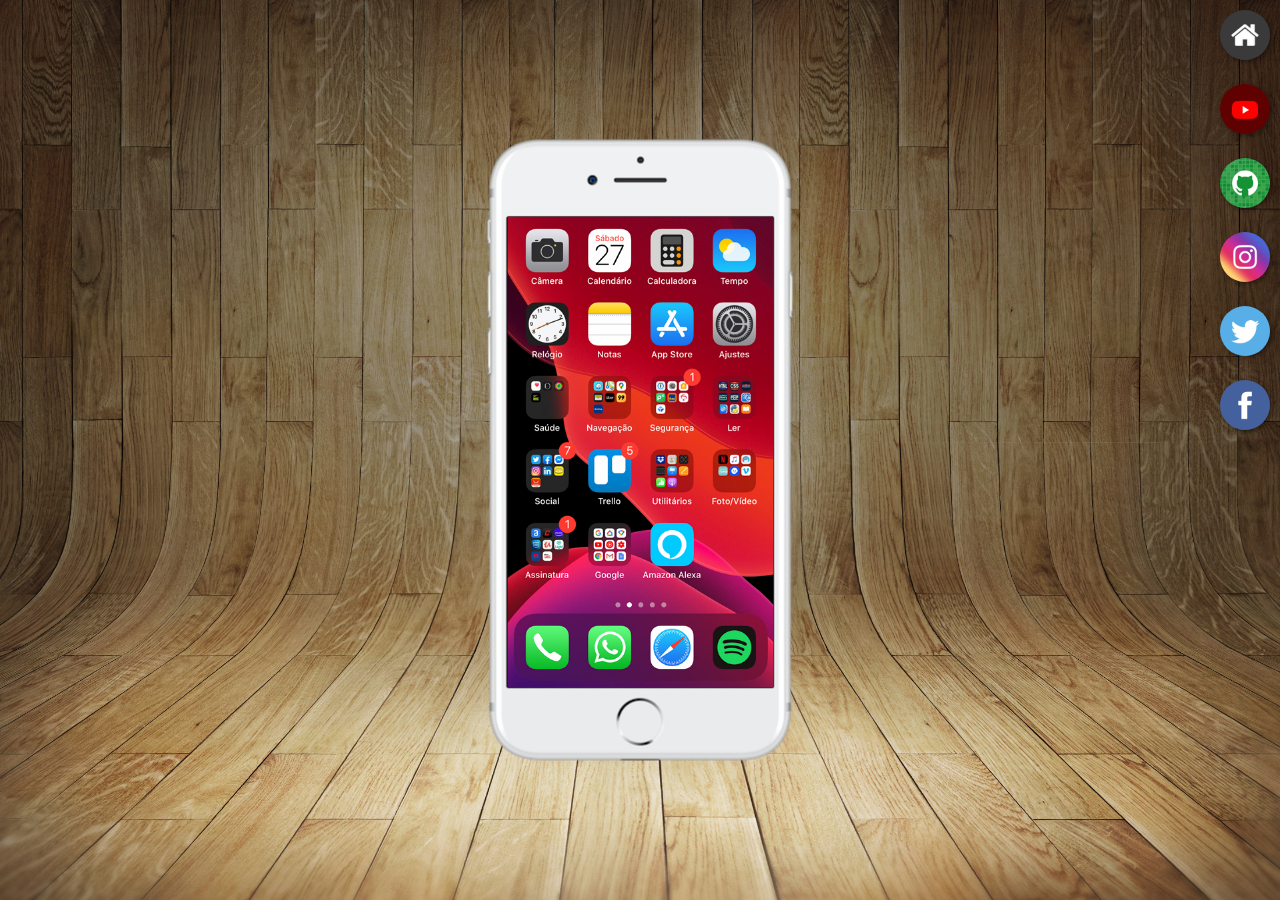
<file: index.html>
<!DOCTYPE html>
<html lang="pt-br">
<head>
    <meta charset="UTF-8">
    <meta name="viewport" content="width=device-width, initial-scale=1.0">
    <link rel="shortcut icon" href="favicon.ico" type="image/x-icon">
    <title>Projeto Redes Sociais</title>
    <link rel="stylesheet" href="style/style.css">
</head>
<body>
    <main>
        <section id="telefone">
            <iframe src="home.html" name="tela" id="tela" frameborder="0">
                Seu navegador não é compatível com isso.
            </iframe>
        </section>
        <section id="redes-sociais">
            <a href="home.html" target="tela"><img src="imagens/logo-home.jpg" alt=""></a> <br>
            <a href="youtube.html" target="tela"><img src="imagens/logo-youtube.jpg" alt=""></a> <br>
            <a href="github.html" target="tela"><img src="imagens/logo-github.jpg" alt=""></a> <br>
            <a href="instagram.html" target="tela"><img src="imagens/logo-instagram.jpg" alt=""></a> <br>
            <a href="twitter.html" target="tela"><img src="imagens/logo-twitter.jpg" alt=""></a> <br>
            <a href="facebook.html" target="tela"><img src="imagens/logo-facebook.jpg" alt=""></a> <br>
        </section>
    </main>
</body>
</html>
</file>
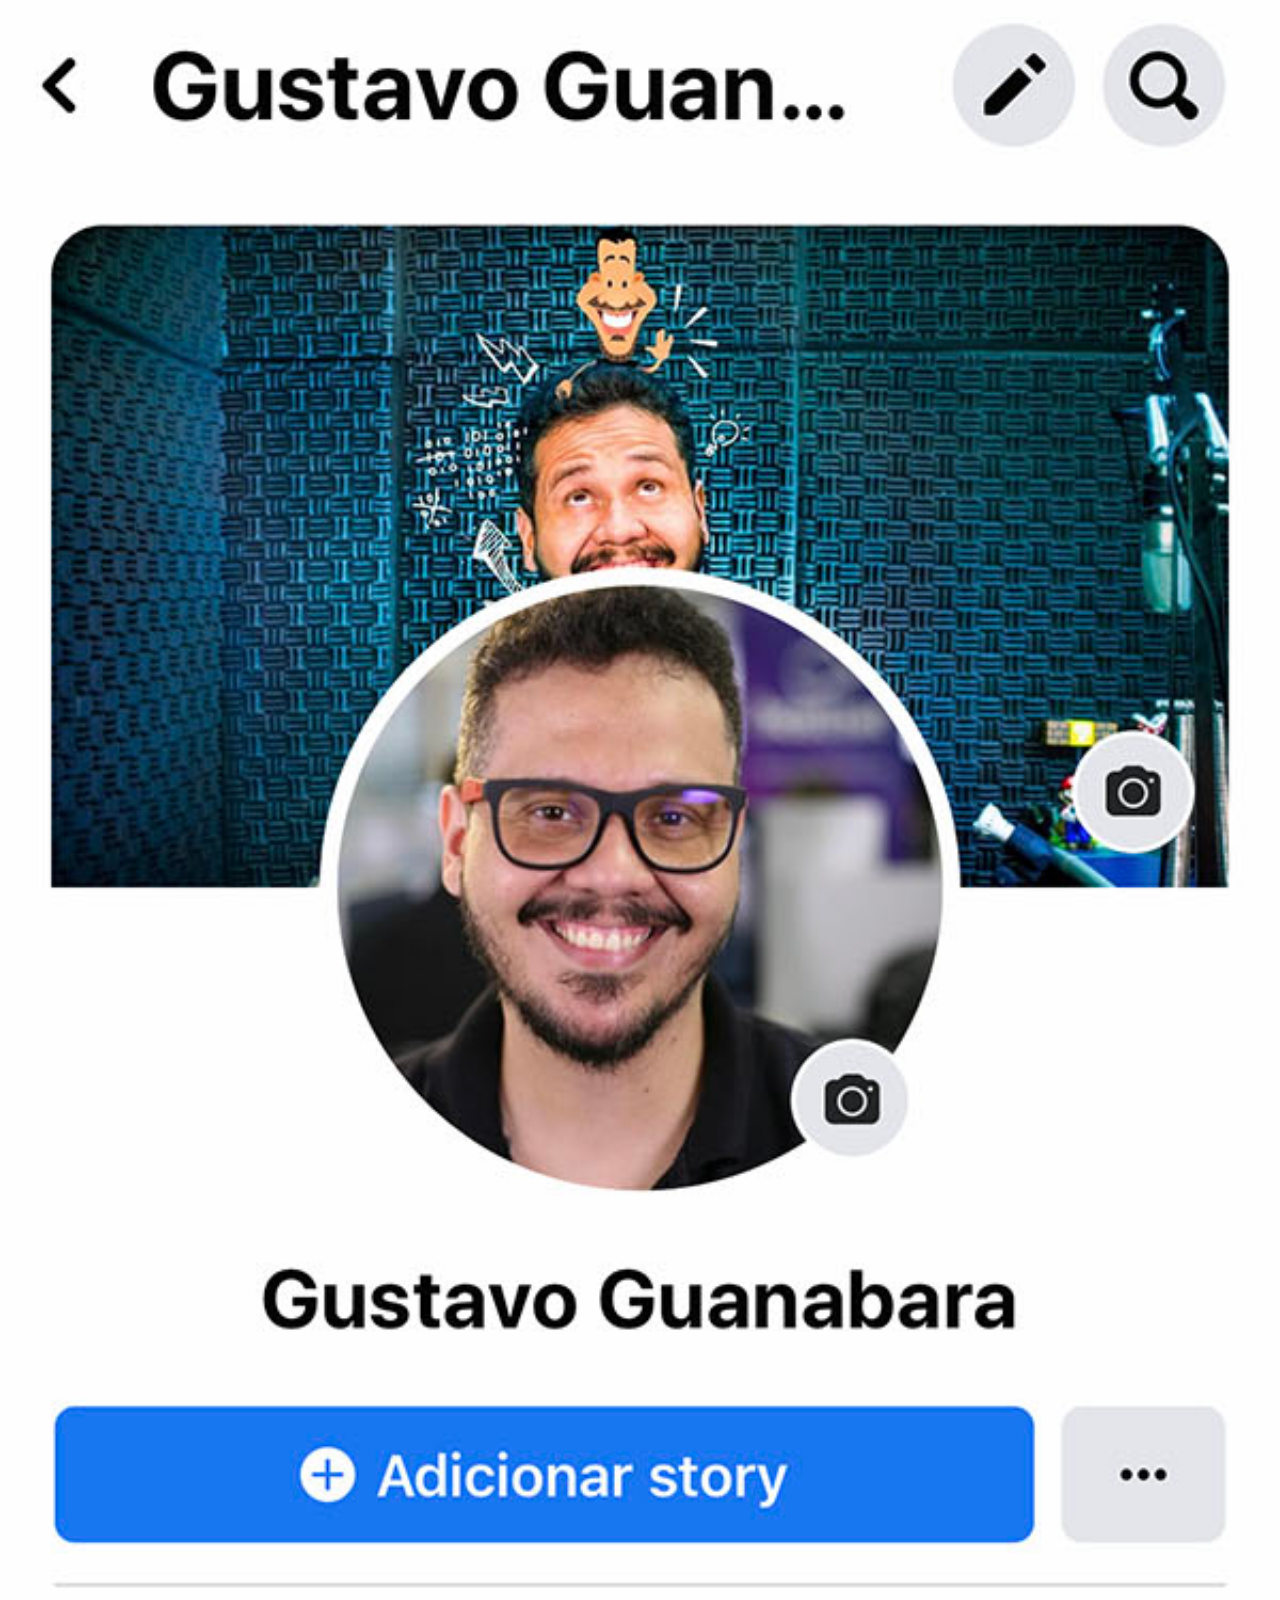
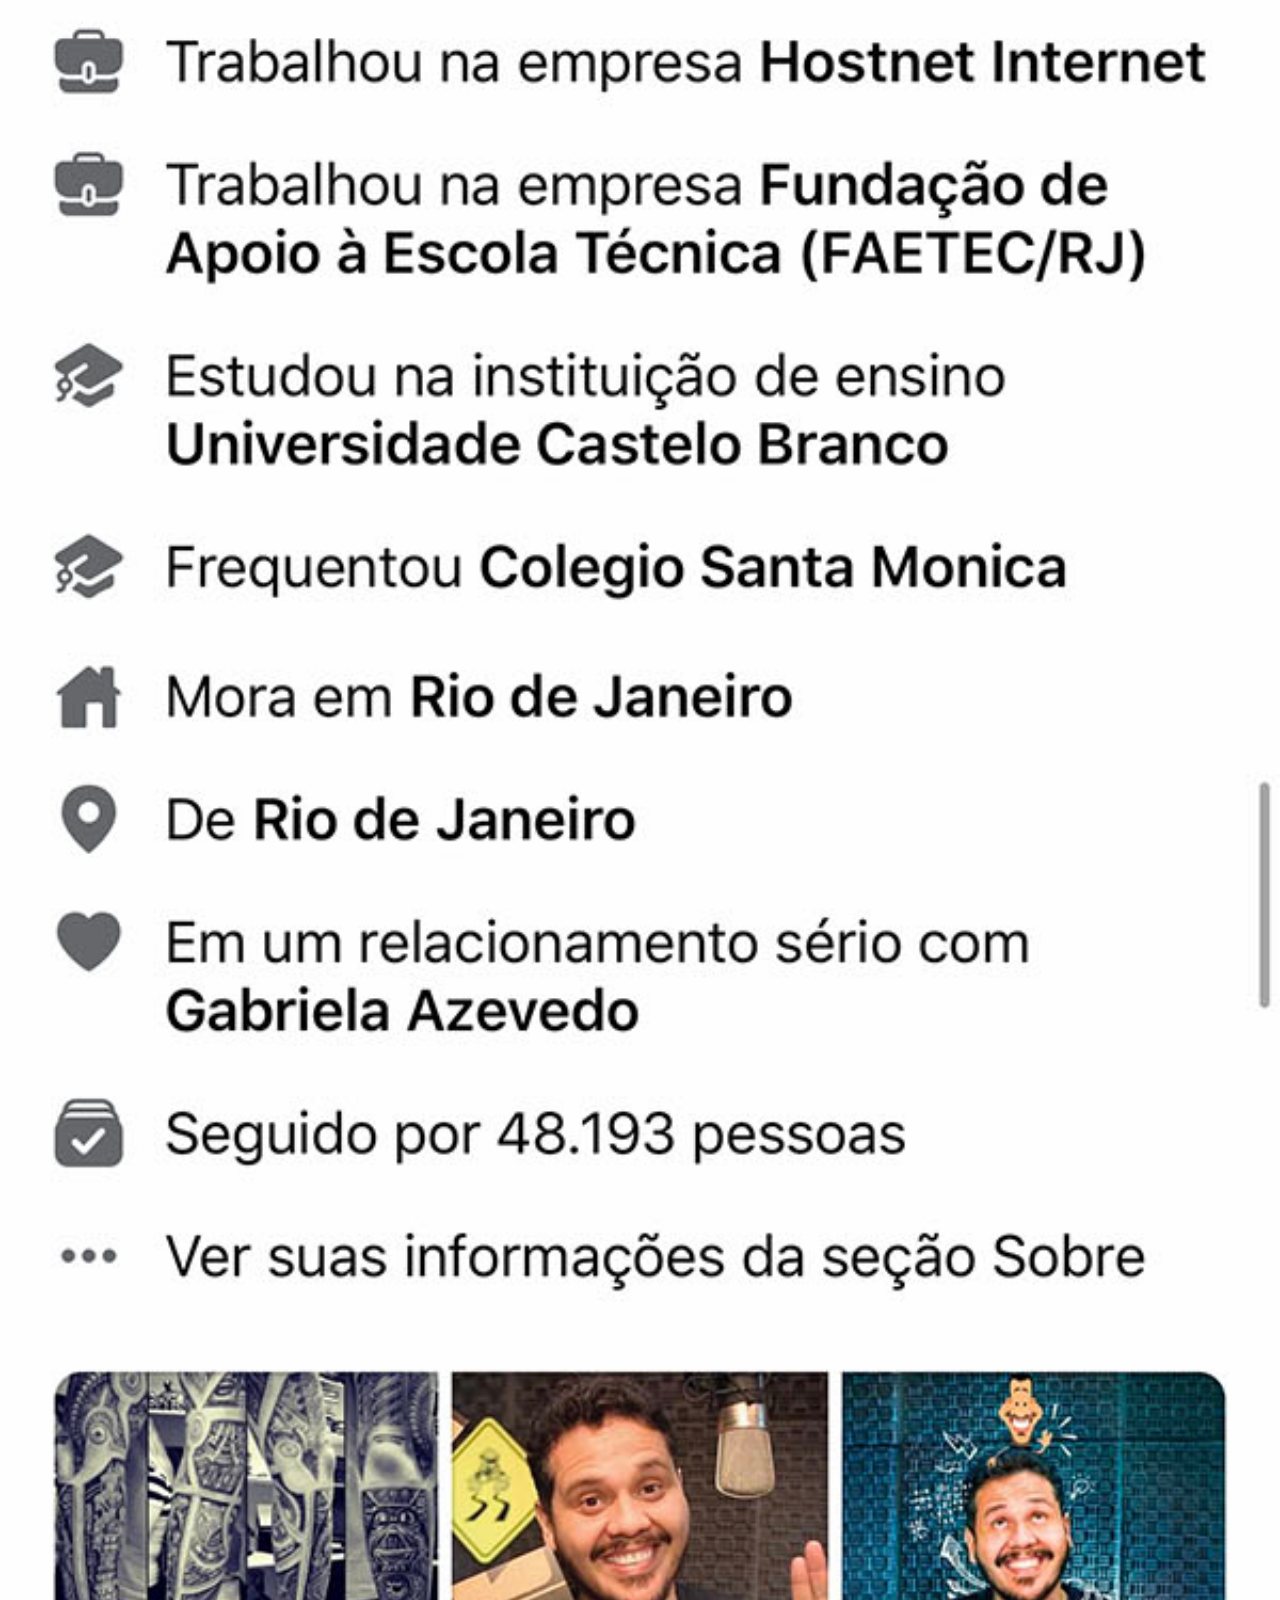
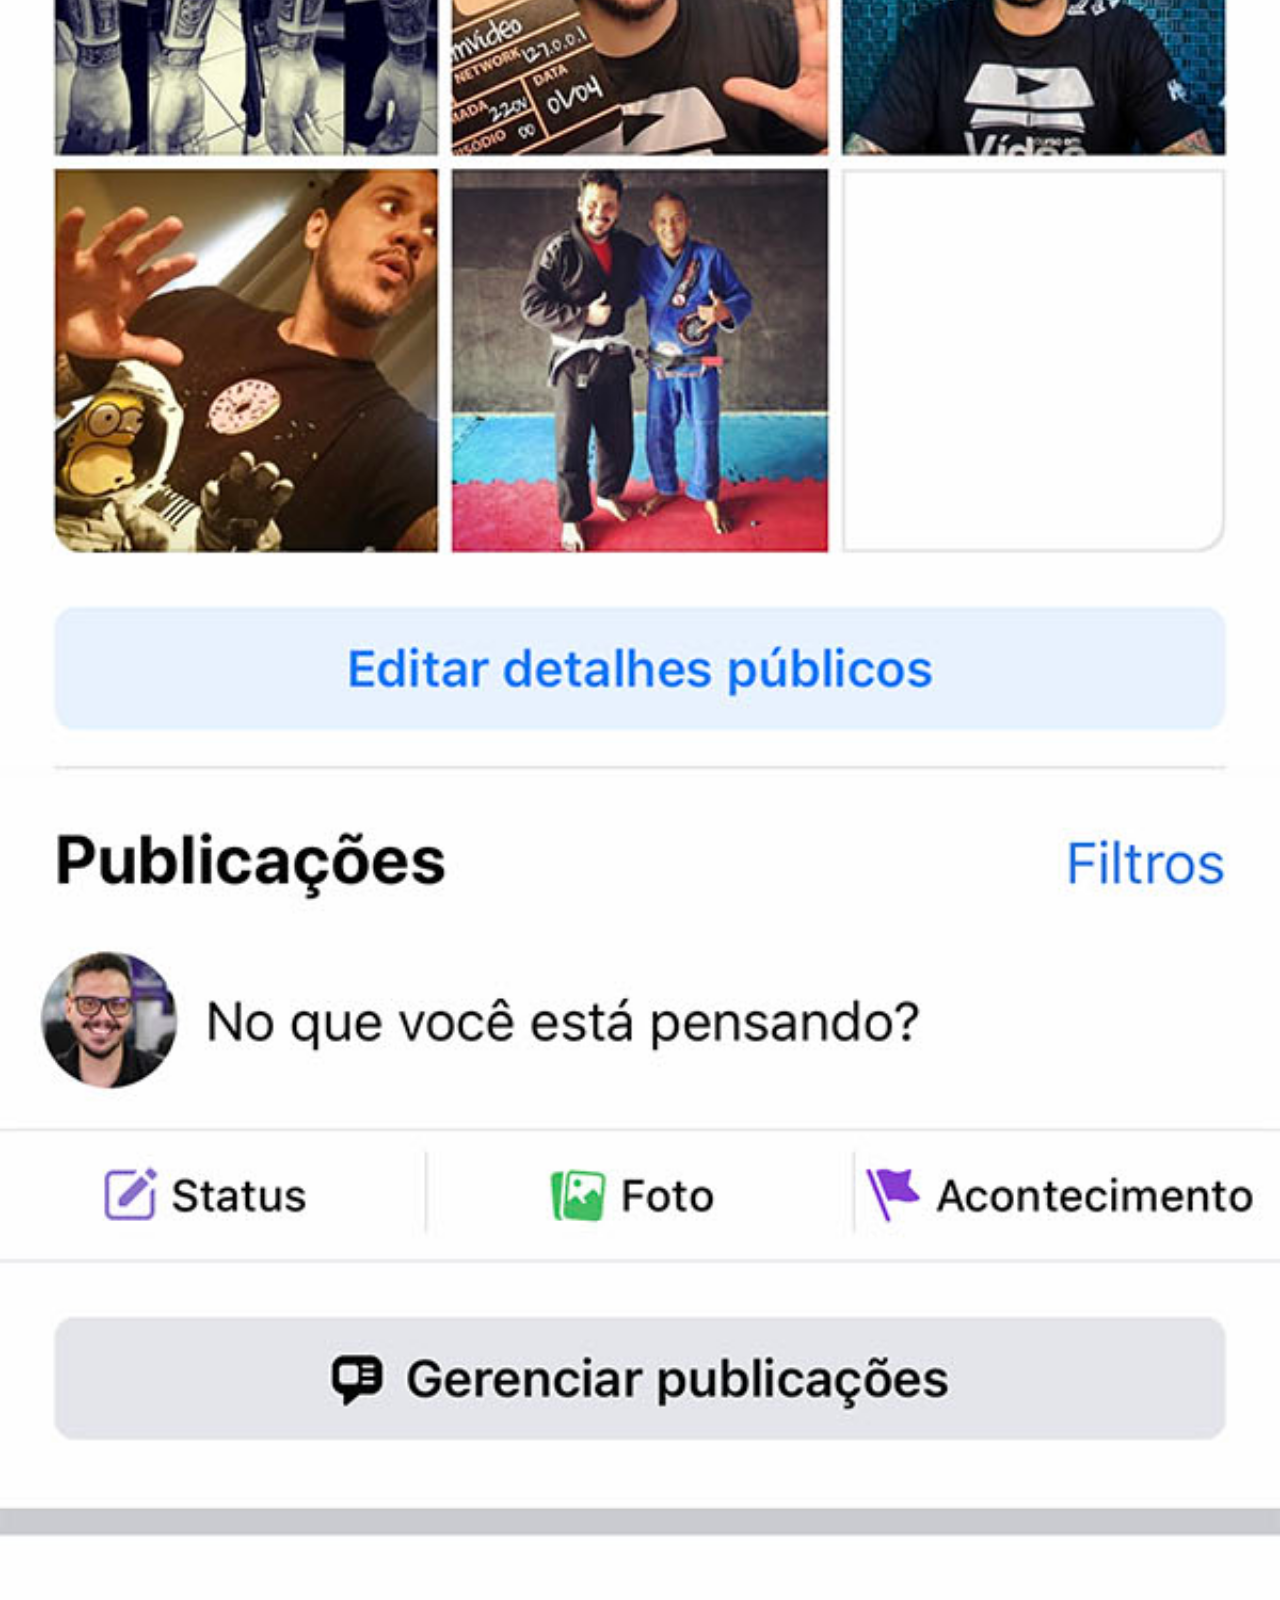
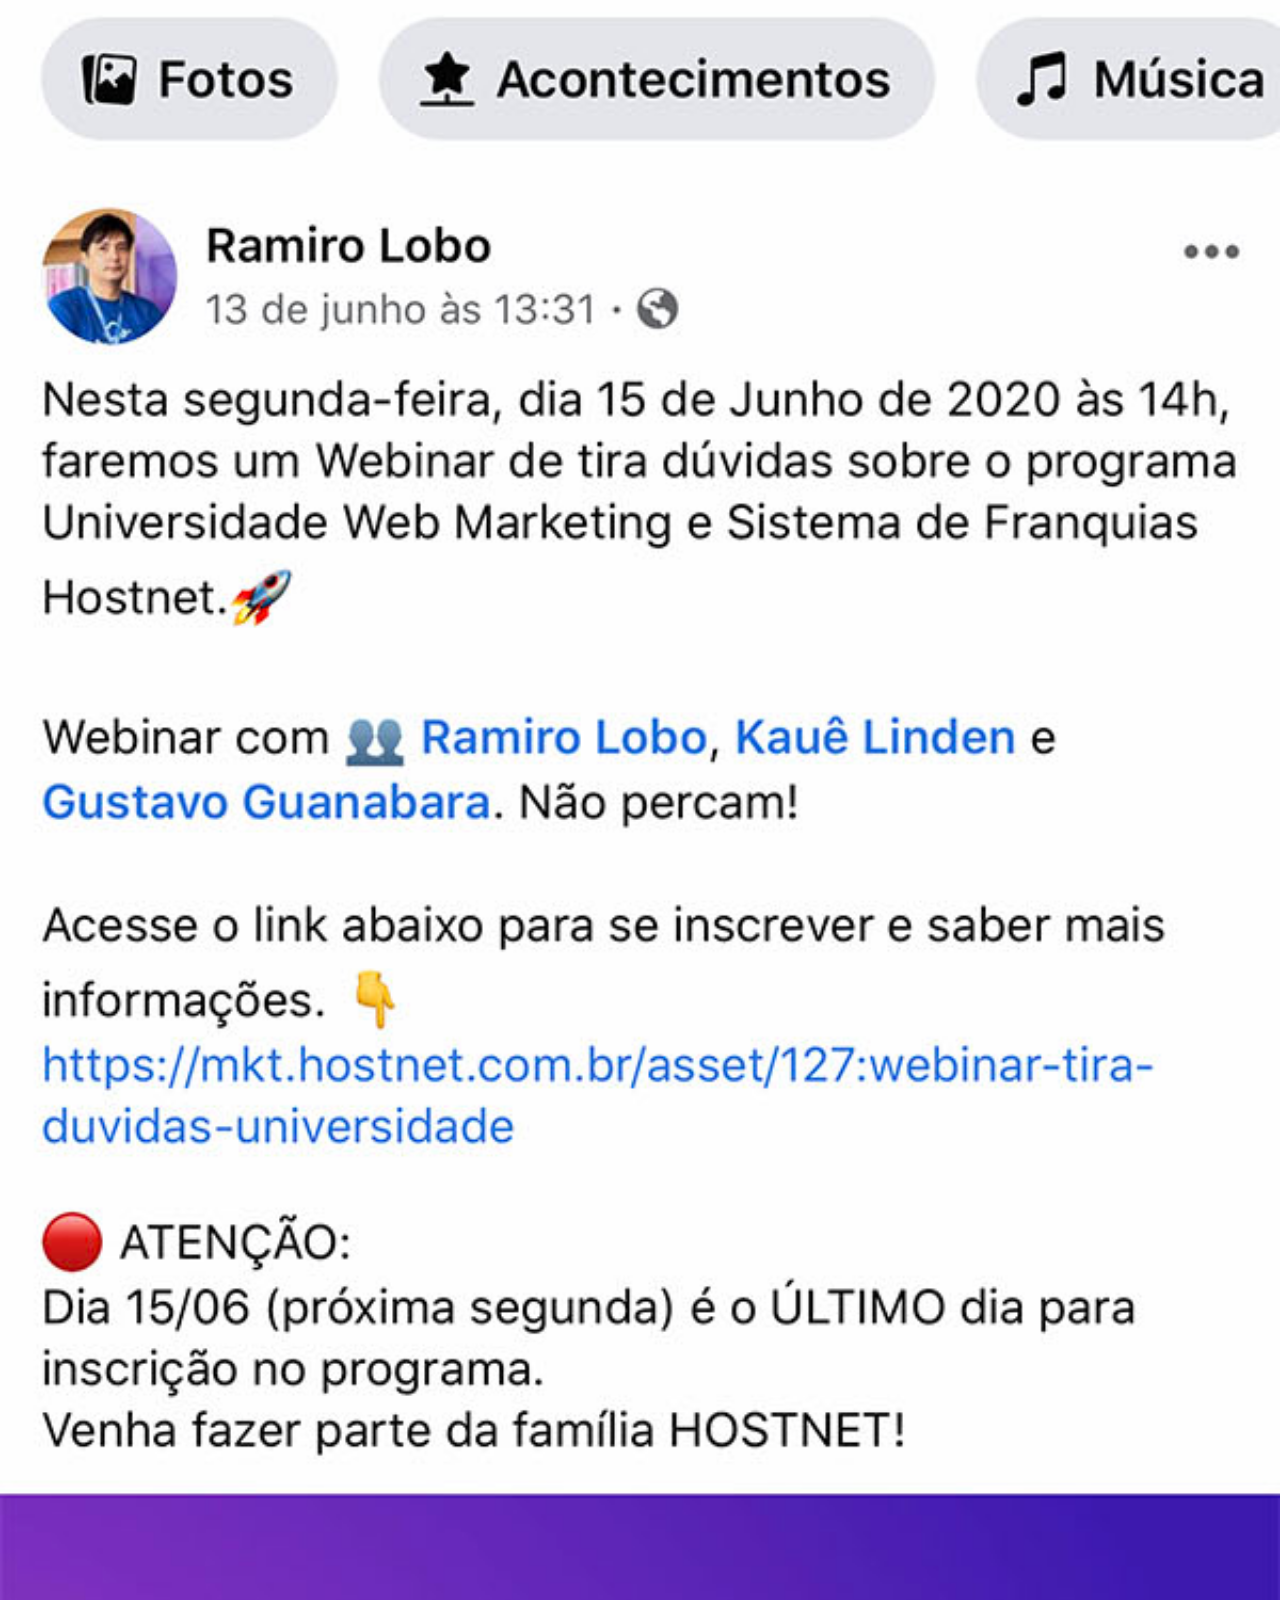
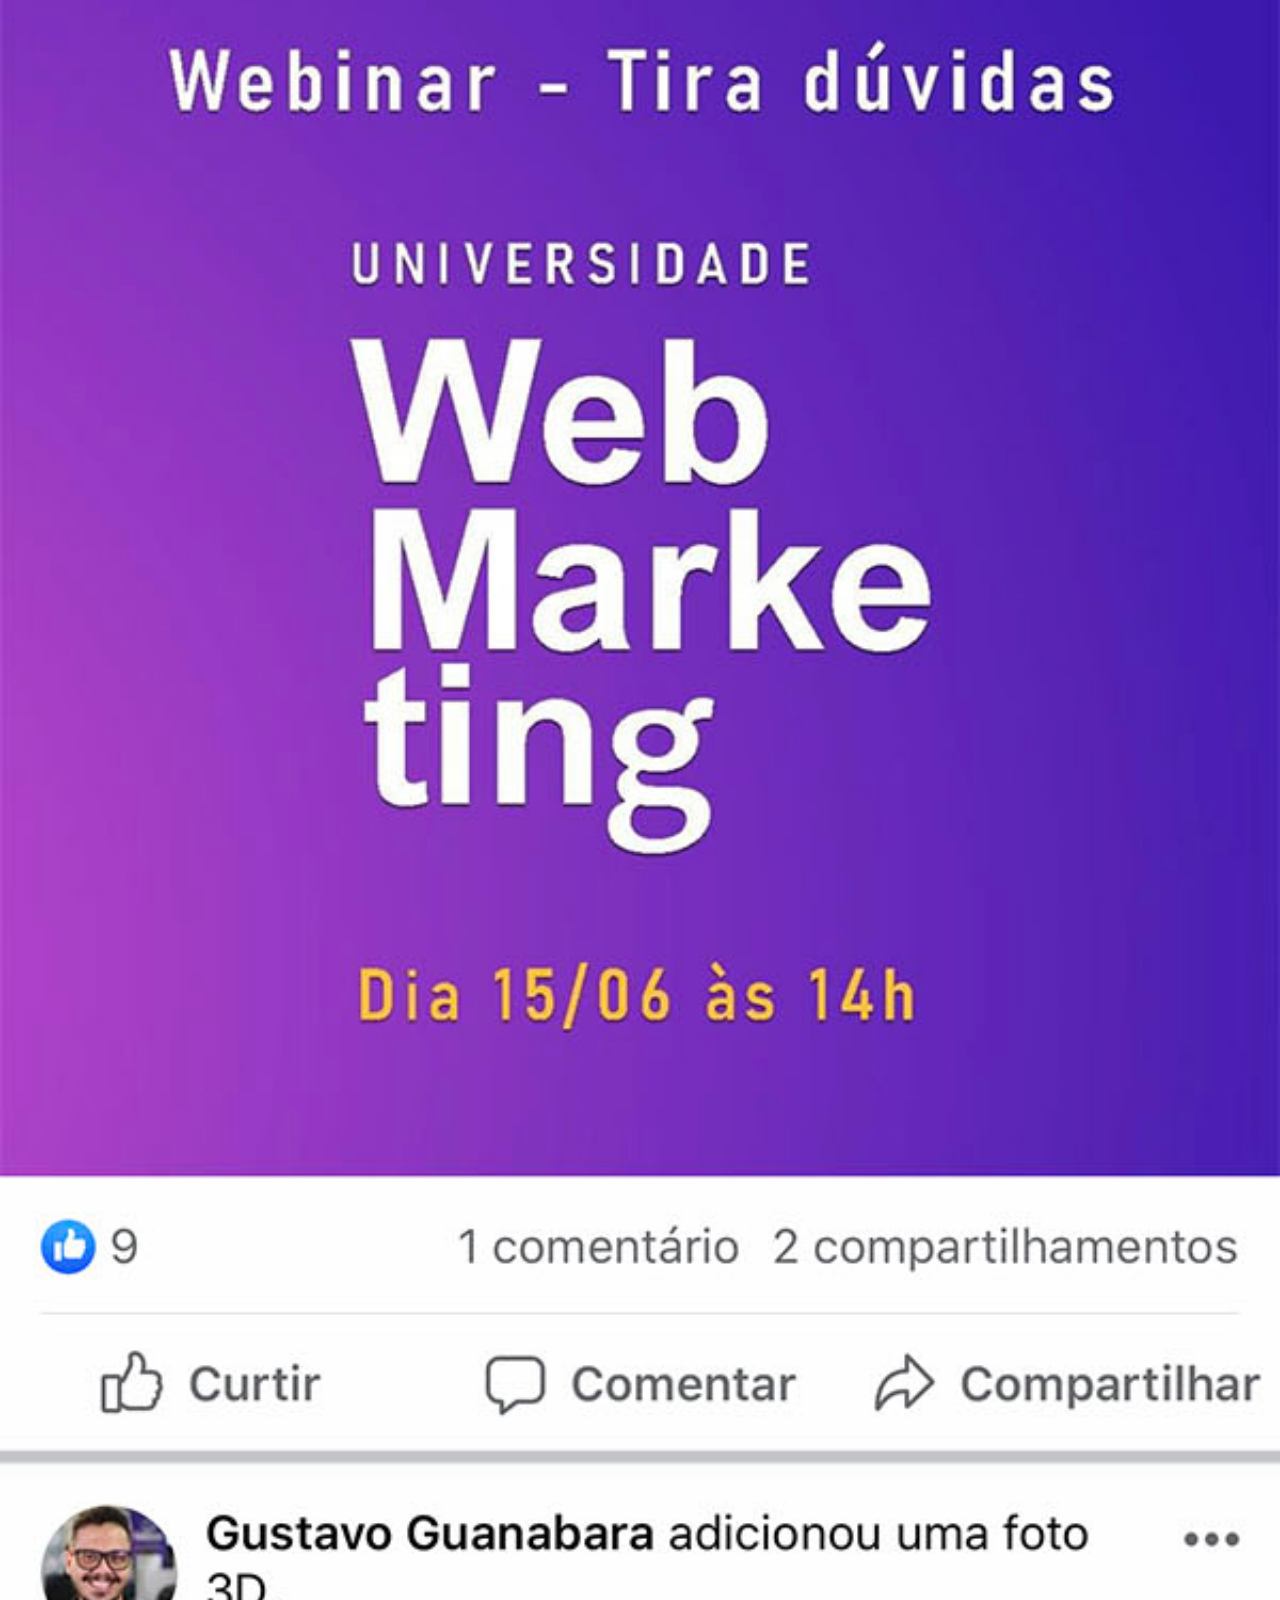
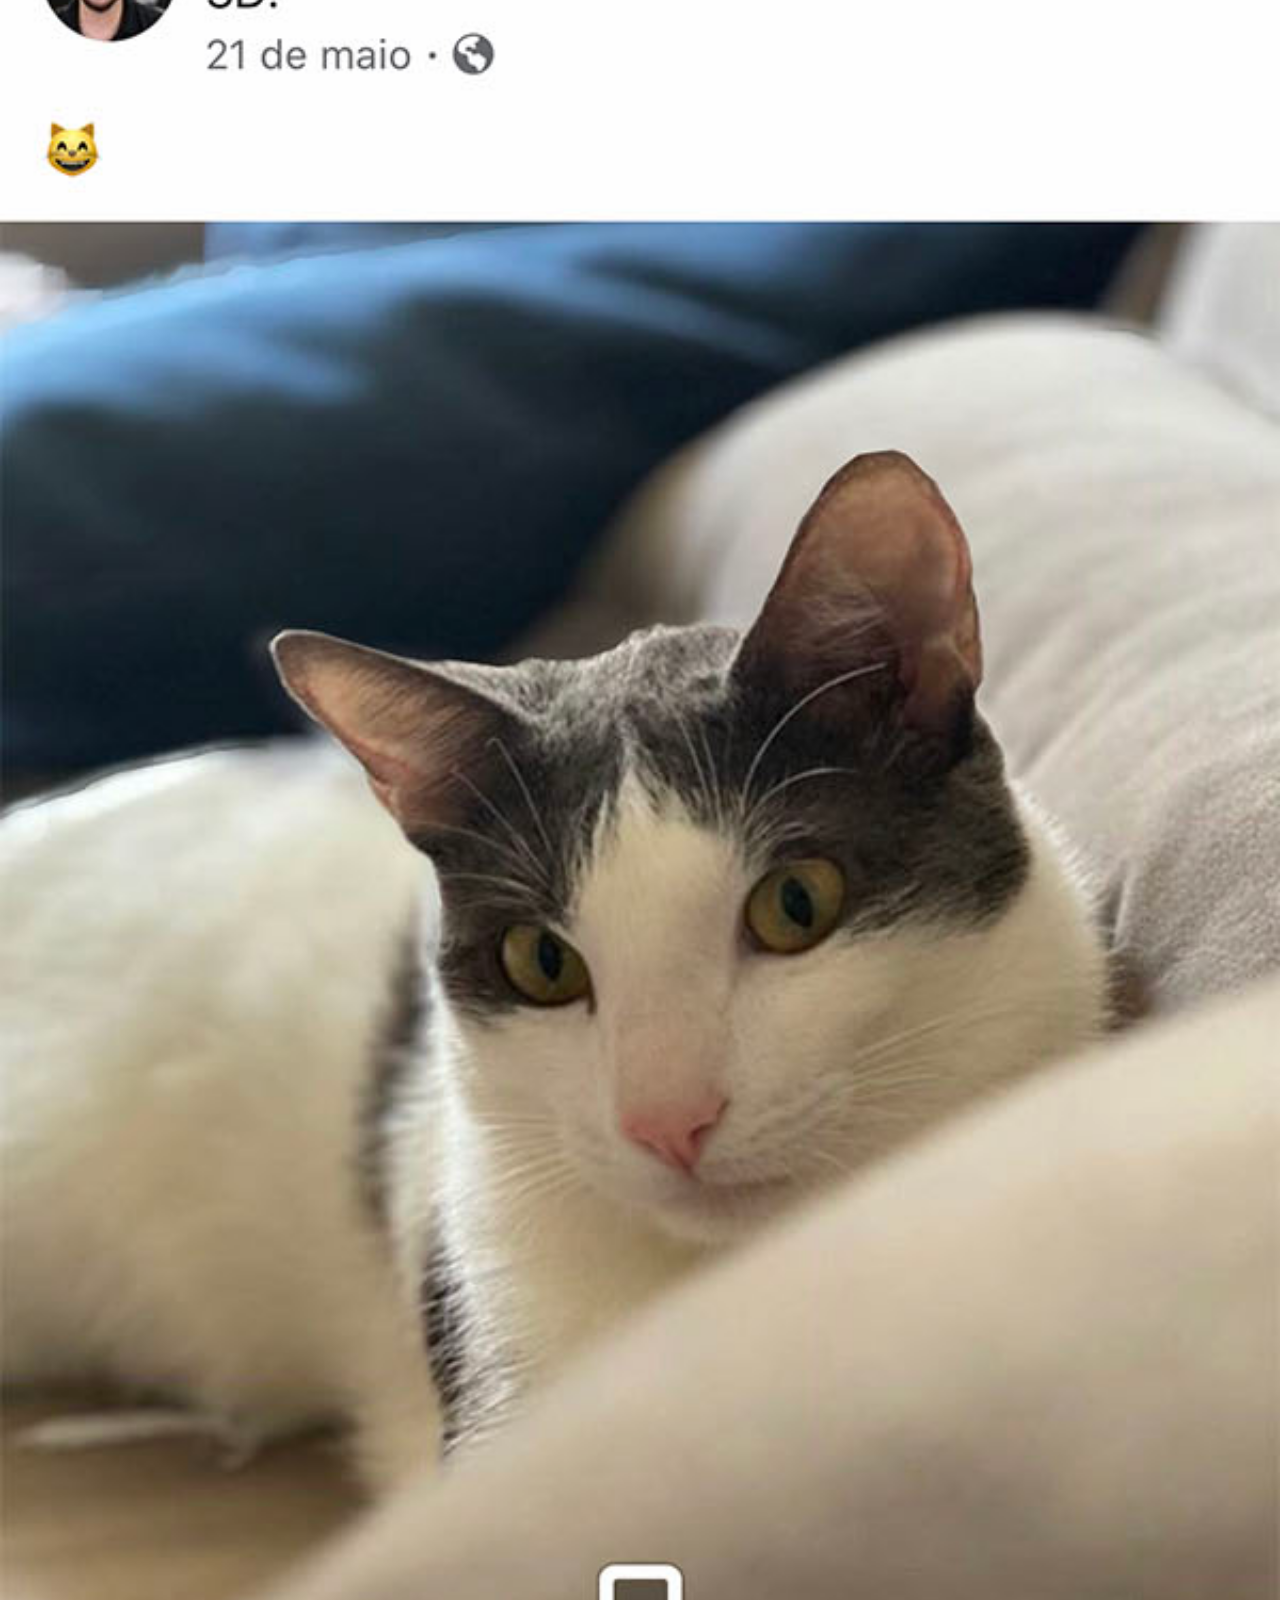
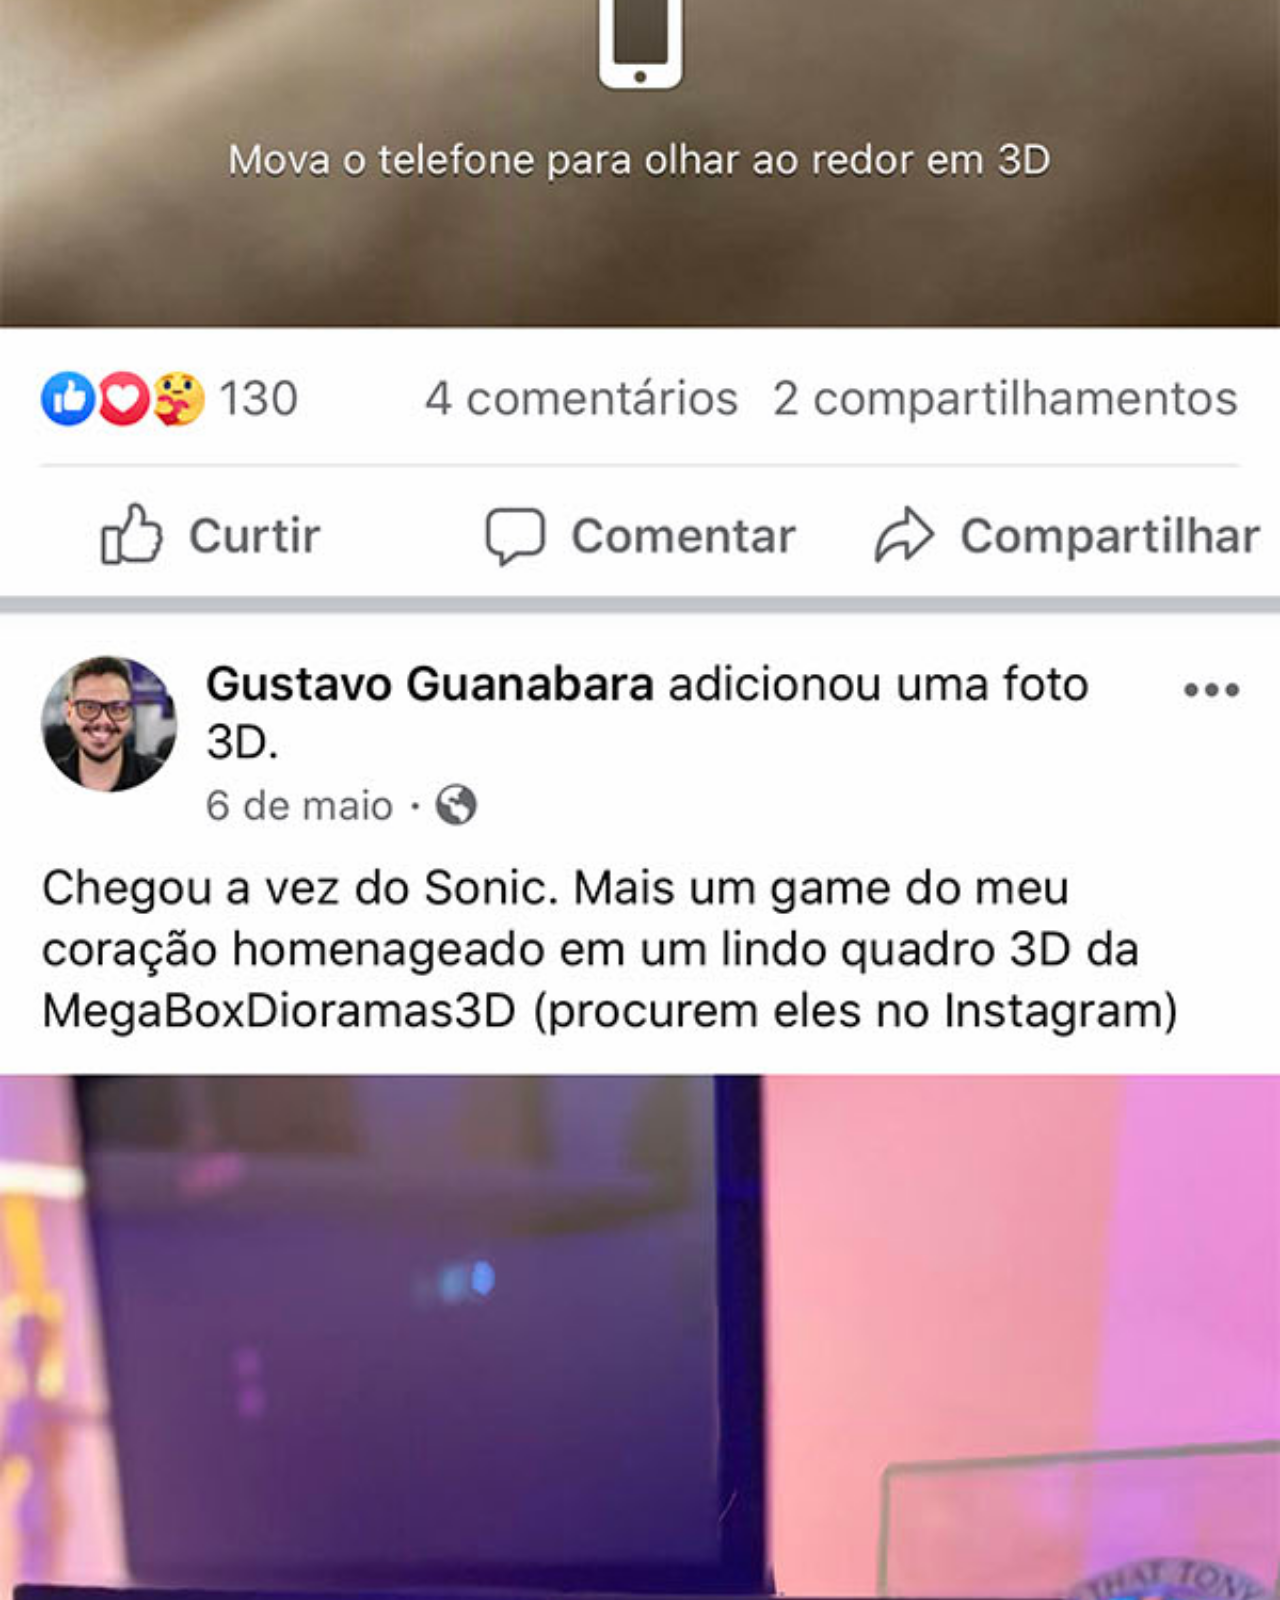
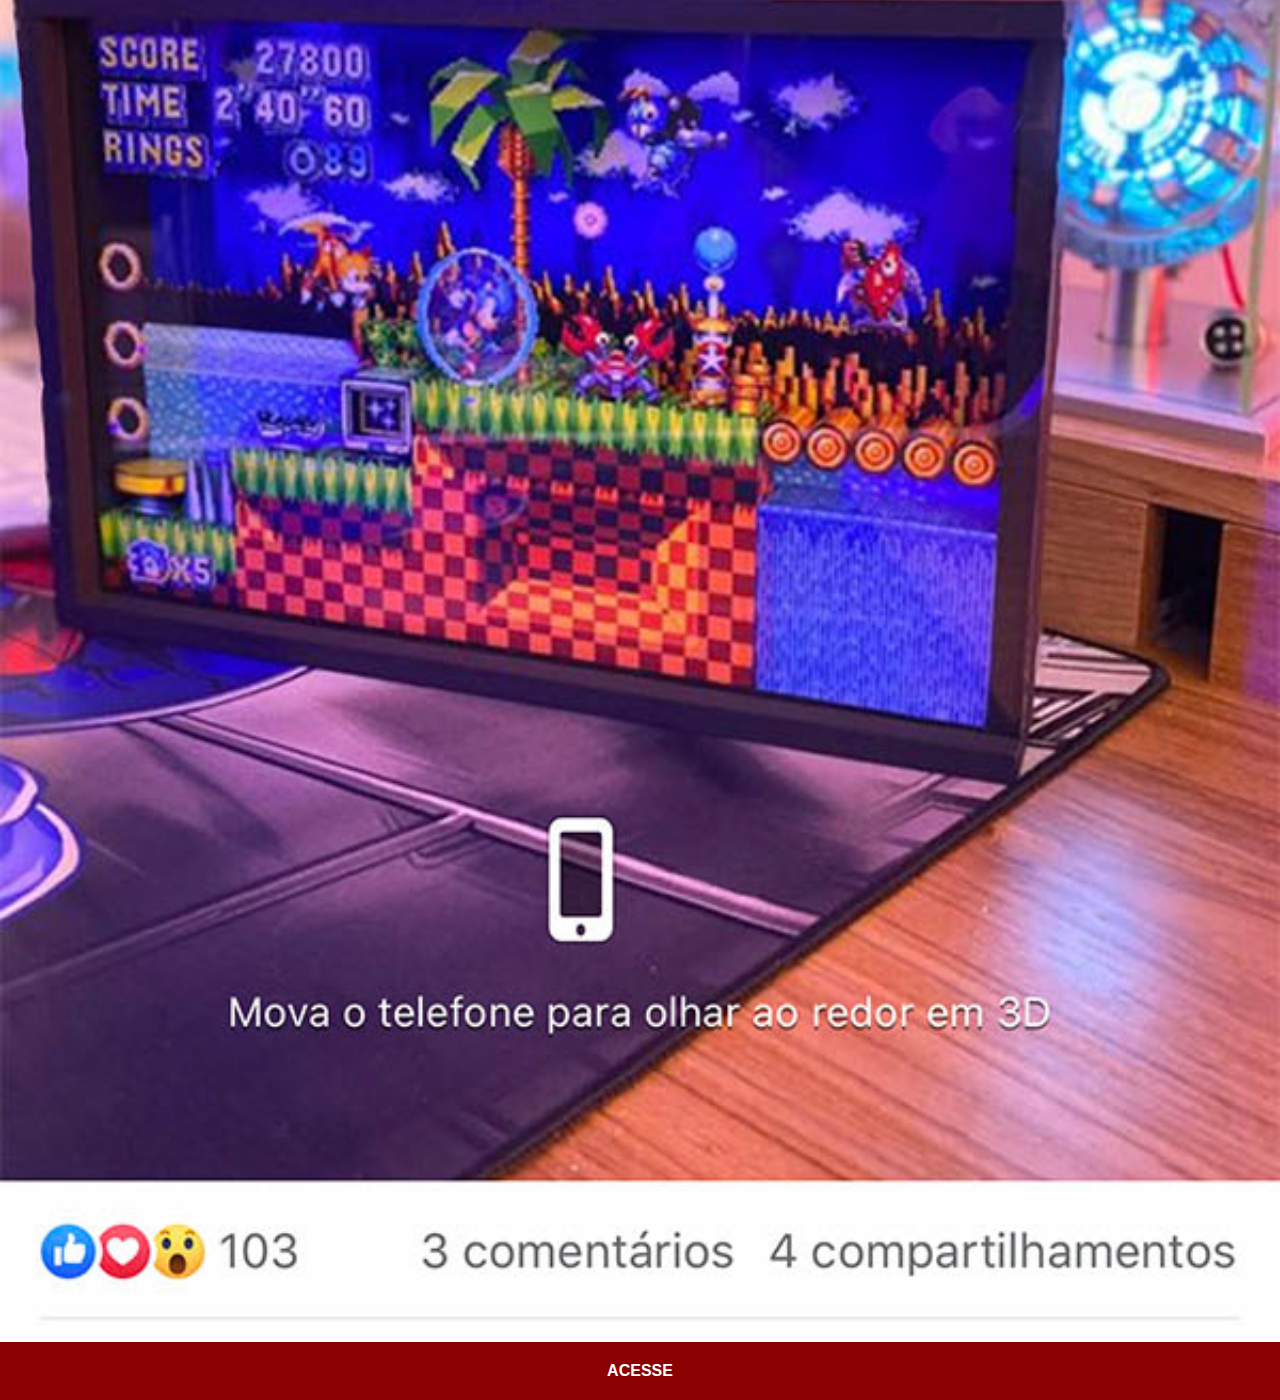
<file: facebook.html>
<!DOCTYPE html>
<html lang="pt-br">
<head>
    <meta charset="UTF-8">
    <meta name="viewport" content="width=device-width, initial-scale=1.0">
    <title>Facebook</title>
    <link rel="stylesheet" href="style/social.css">
</head>
<body>
    <img src="imagens/tela-facebook.jpg" alt="Facebook">
    <a href="https://www.facebook.com/gustavoguanabara/?locale=pt_BR">ACESSE</a>
</body>
</html>
</file>
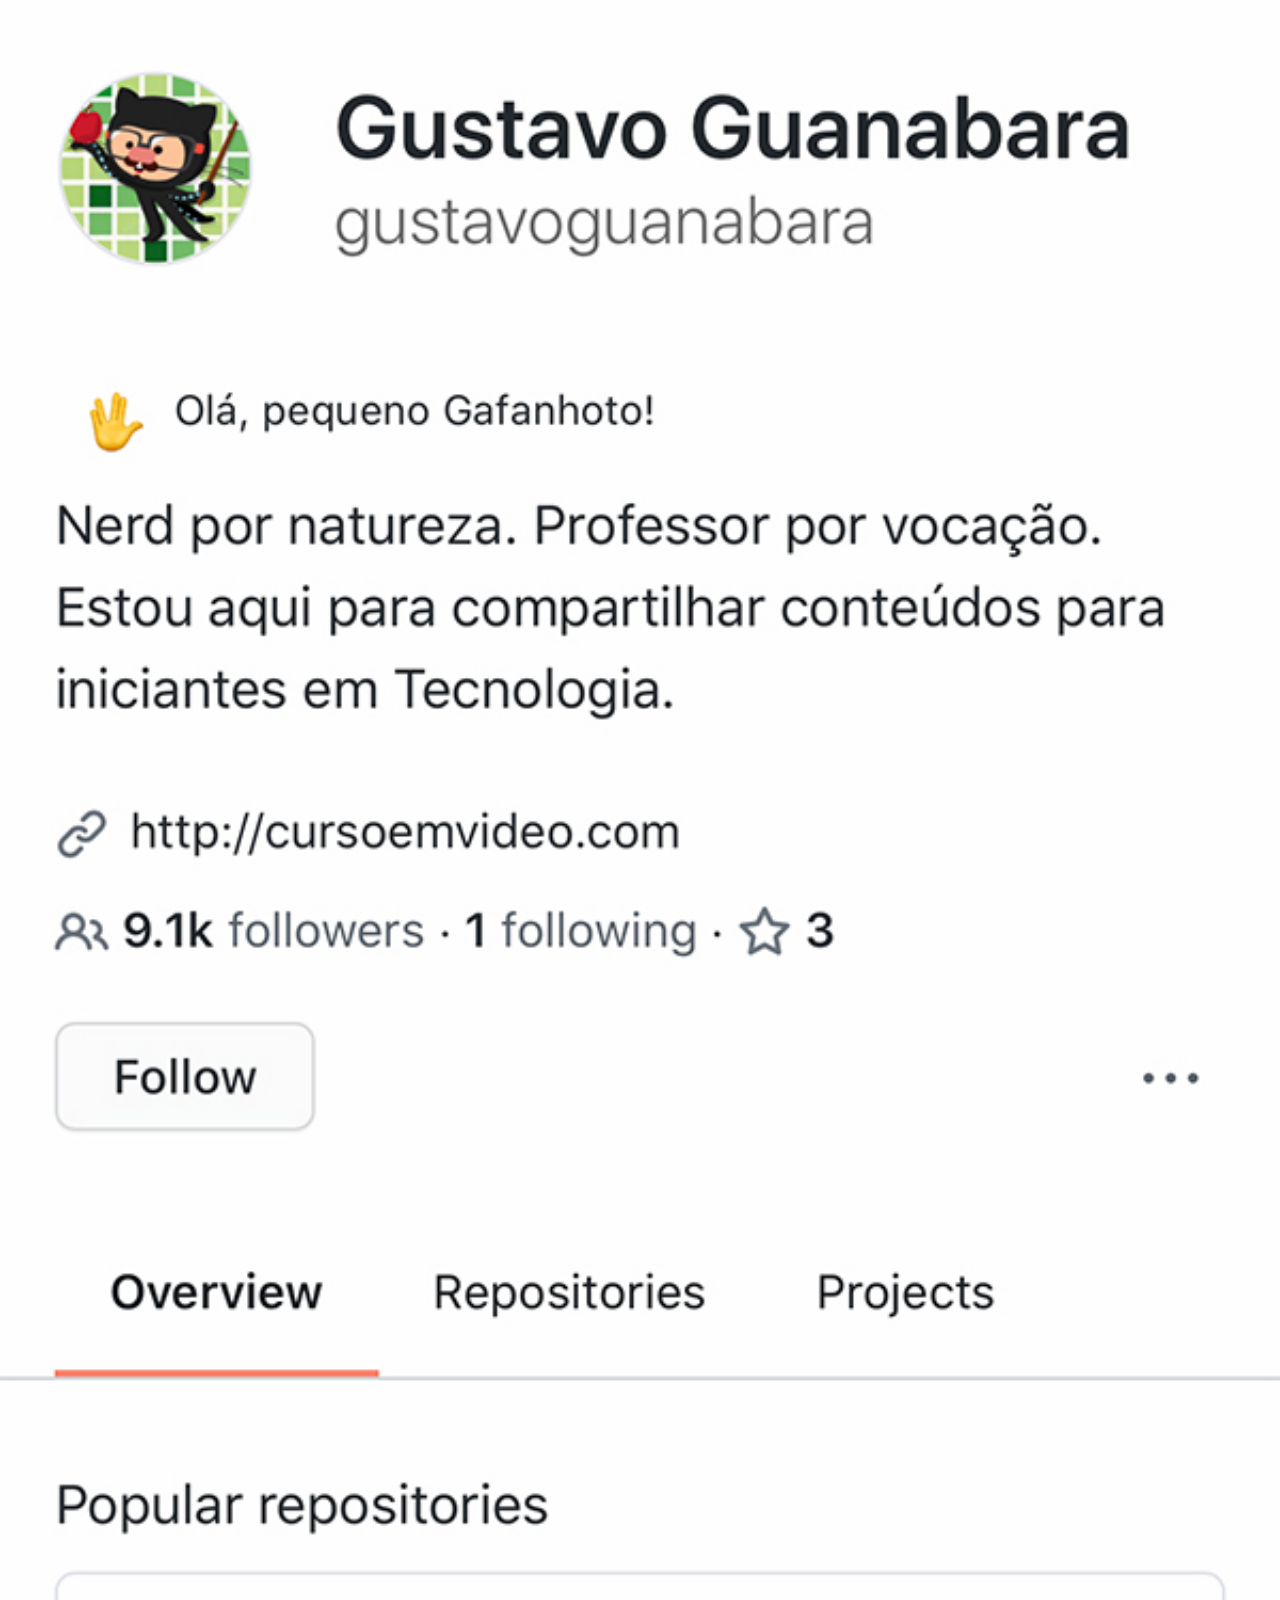
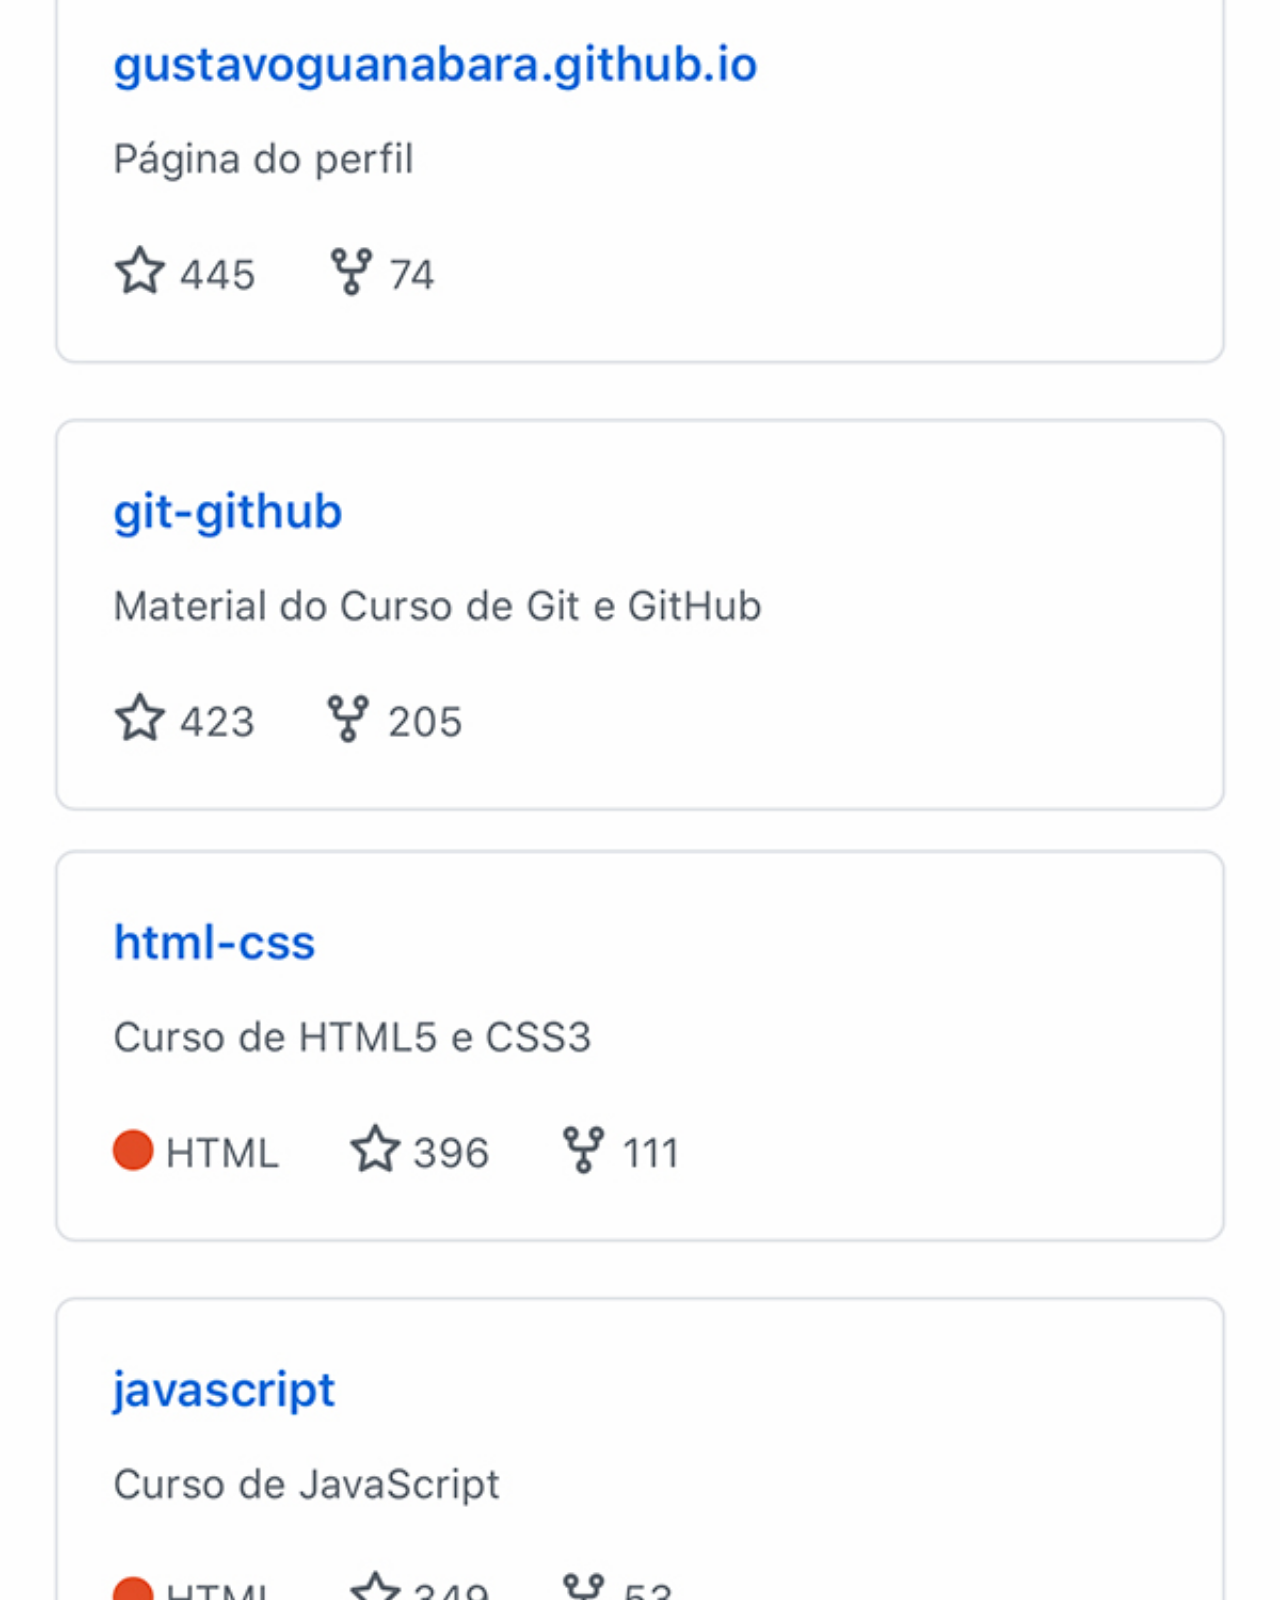
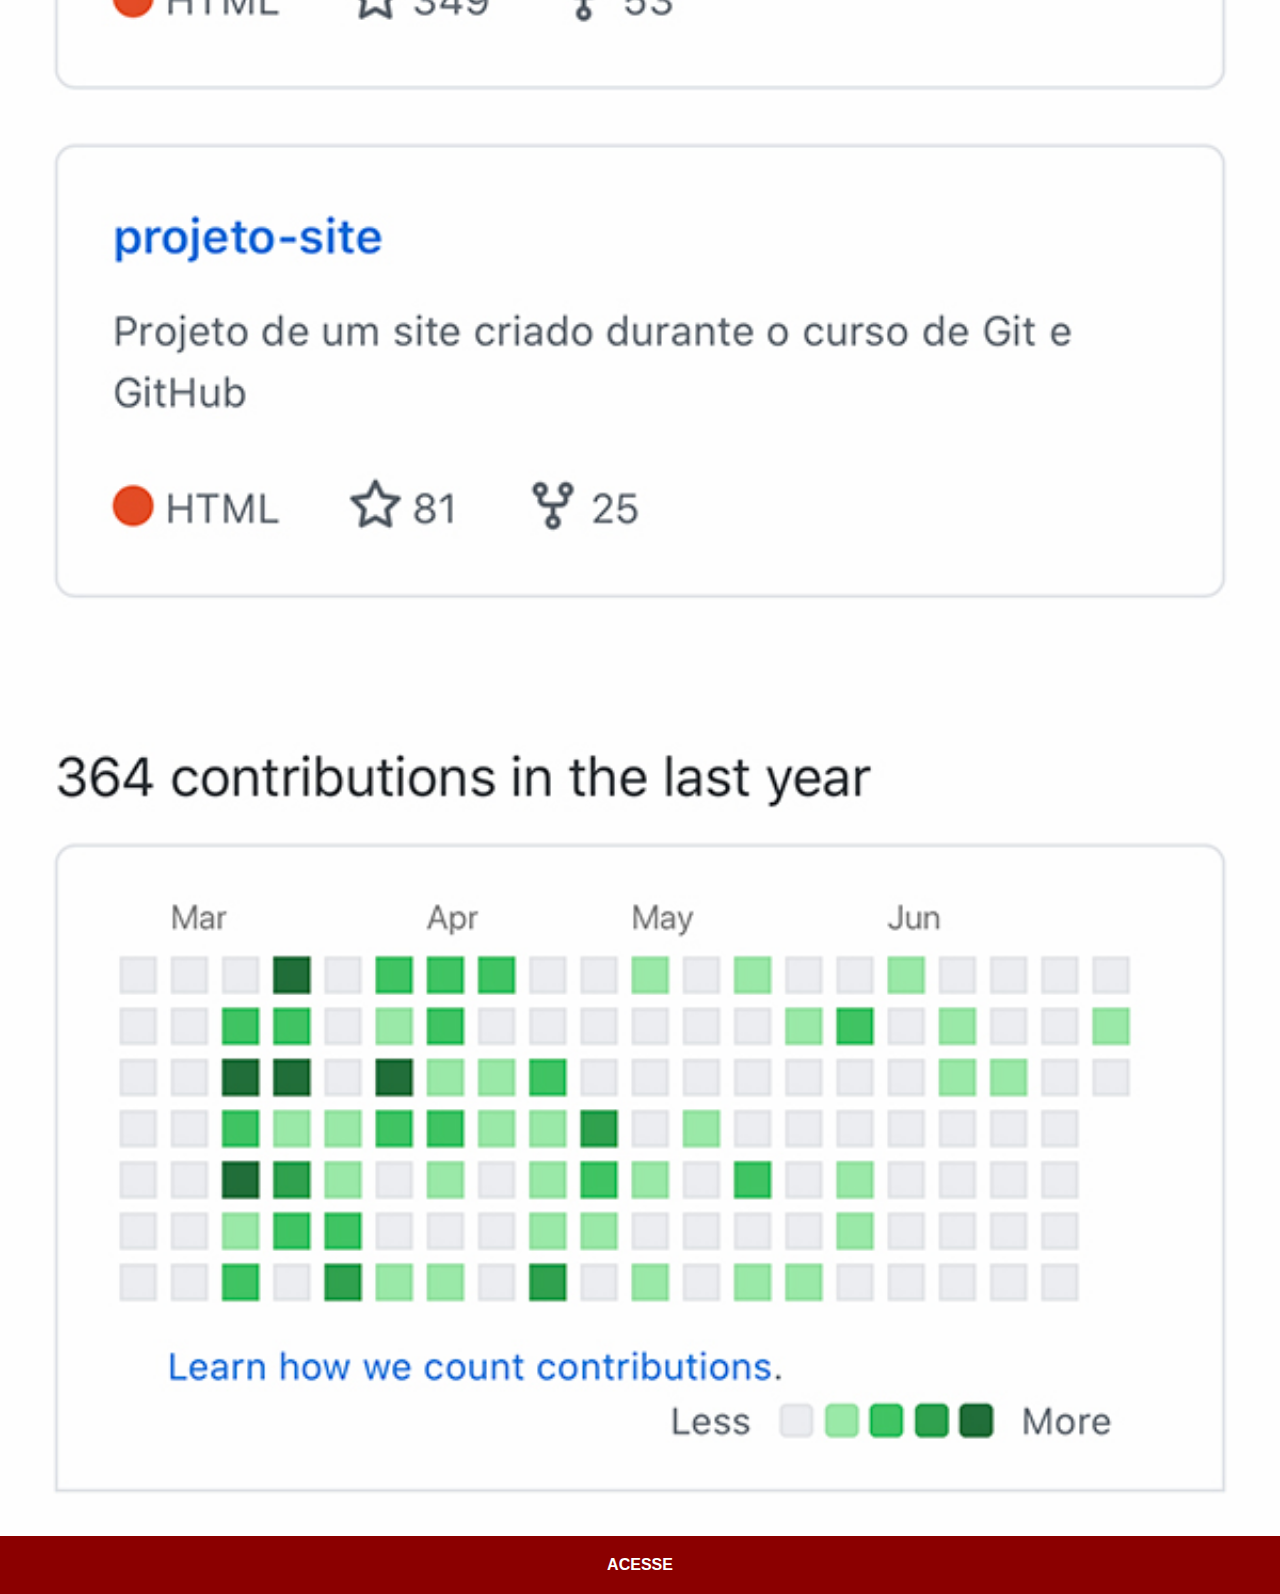
<file: github.html>
<!DOCTYPE html>
<html lang="pt-br">
<head>
    <meta charset="UTF-8">
    <meta name="viewport" content="width=device-width, initial-scale=1.0">
    <title>GitHub</title>
    <link rel="stylesheet" href="style/social.css">
</head>
<body>
    <img src="imagens/tela-github.jpg" alt="GitHub">
    <a href="https://github.com/gustavoguanabara/" target="_blank">ACESSE</a>
</body>
</html>
</file>
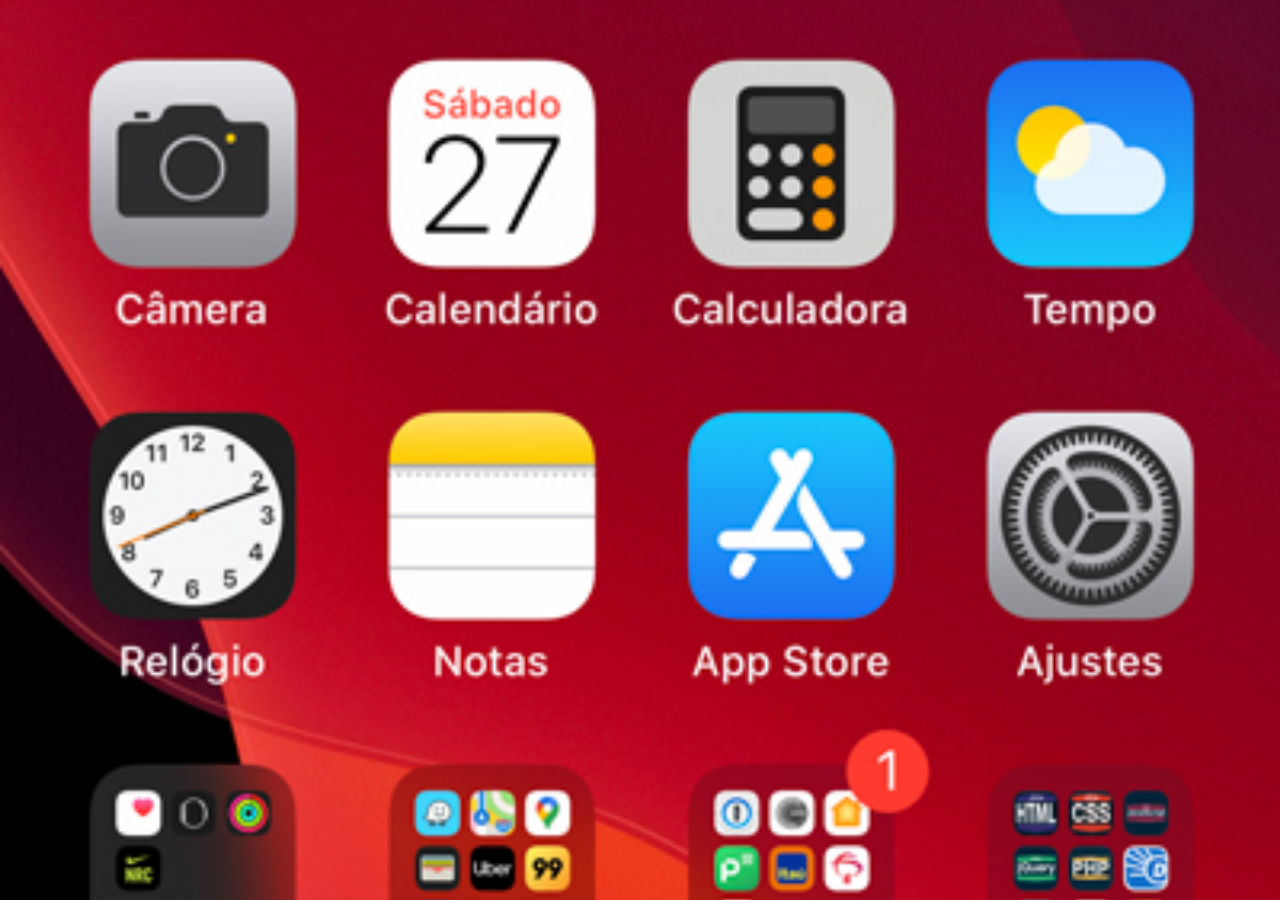
<file: home.html>
<!DOCTYPE html>
<html lang="pt-br">
<head>
    <meta charset="UTF-8">
    <meta name="viewport" content="width=device-width, initial-scale=1.0">
    <title>Home</title>
    <style>
        * {
            margin: 0px;
            padding: 0px;
        }

        body {
            width: 100vw;
            height: 100vh;
            background: black url('imagens/tela-home.jpg') no-repeat top center;
            background-size: cover;
        }
    </style>
</head>
<body>
    
</body>
</html>
</file>
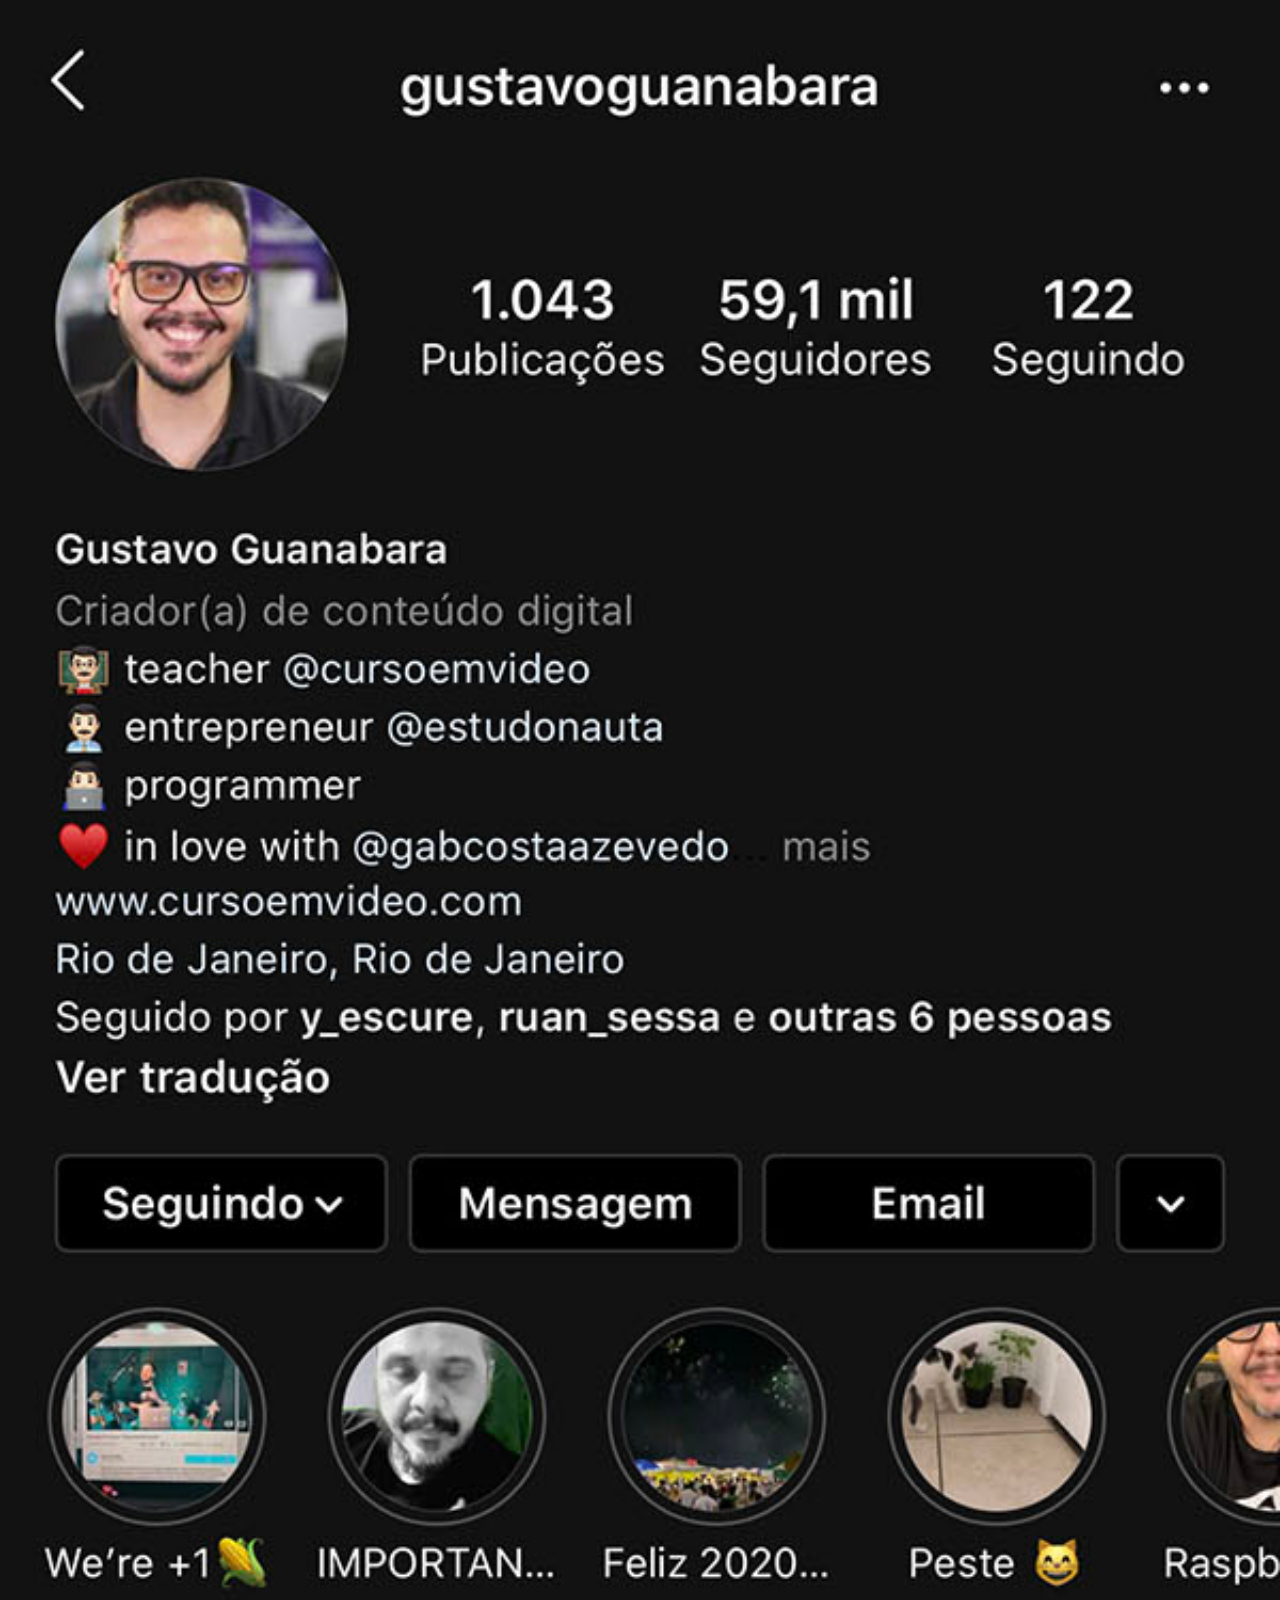
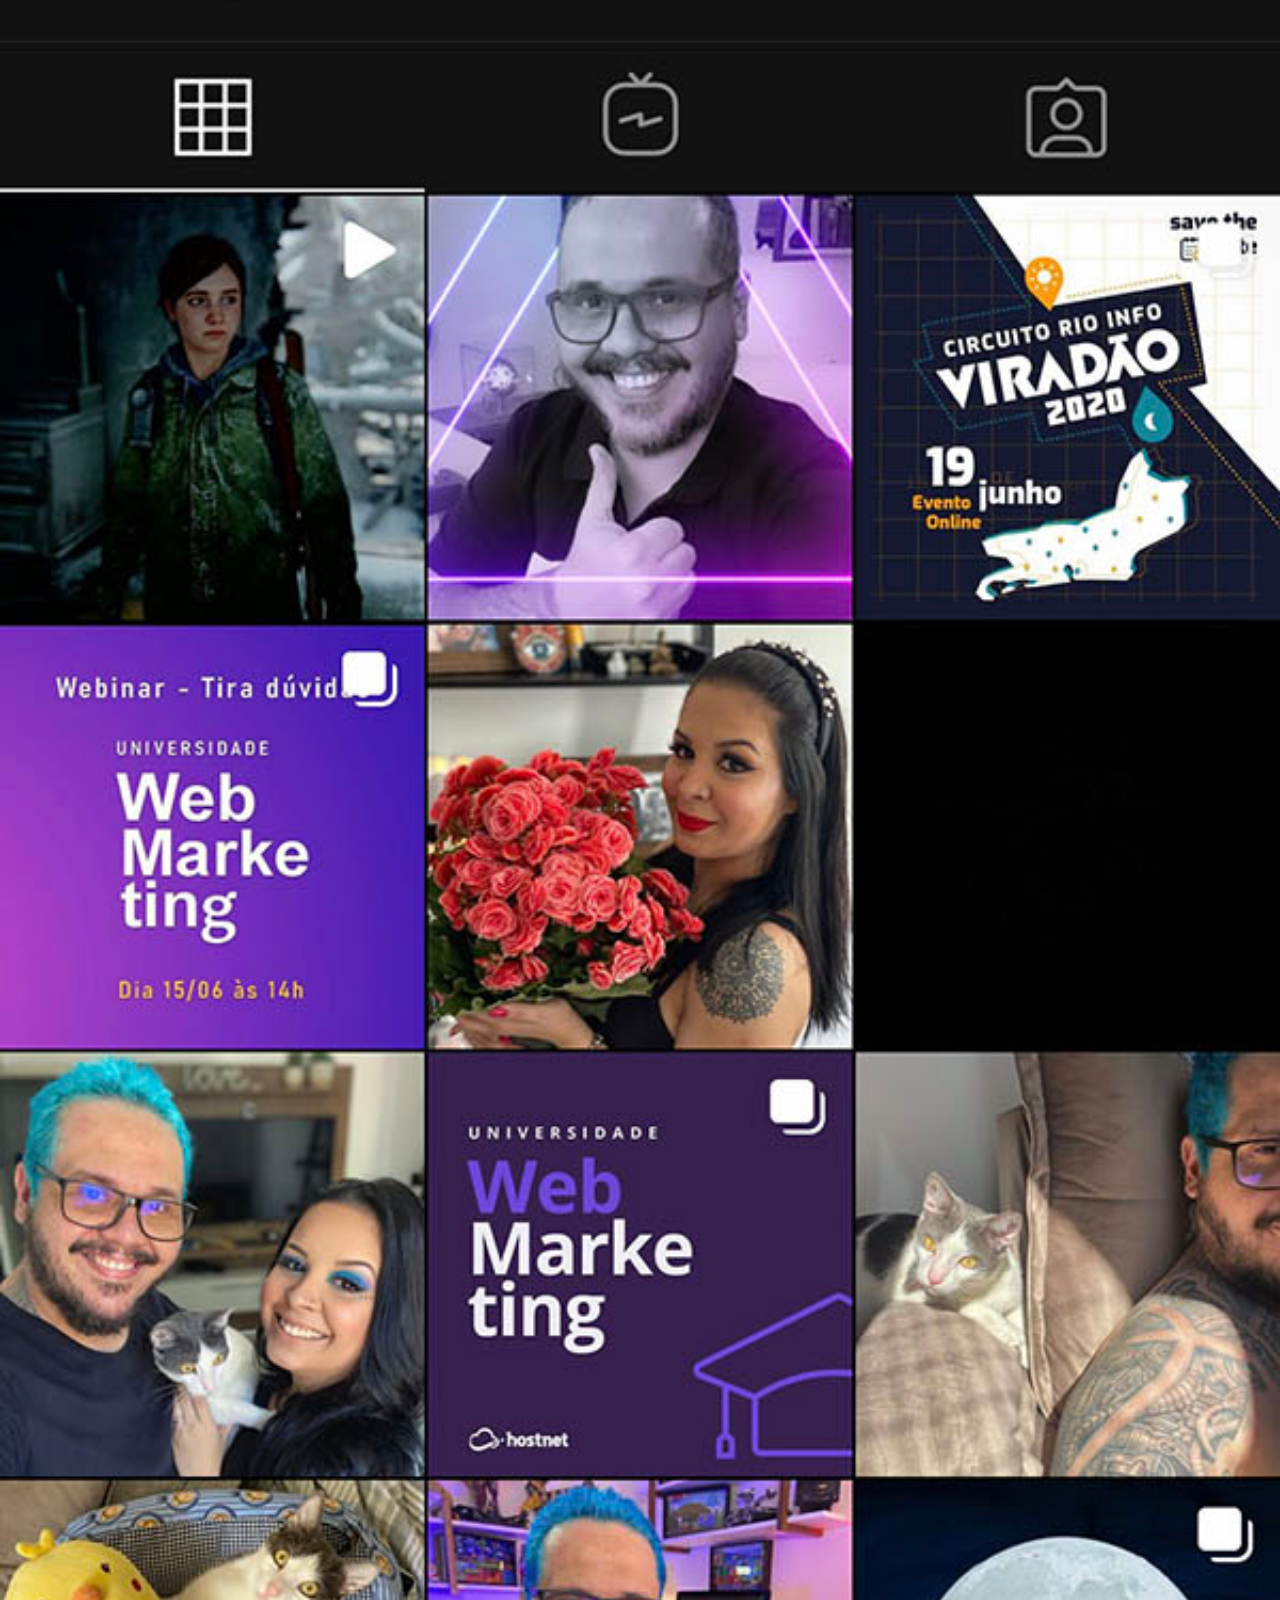
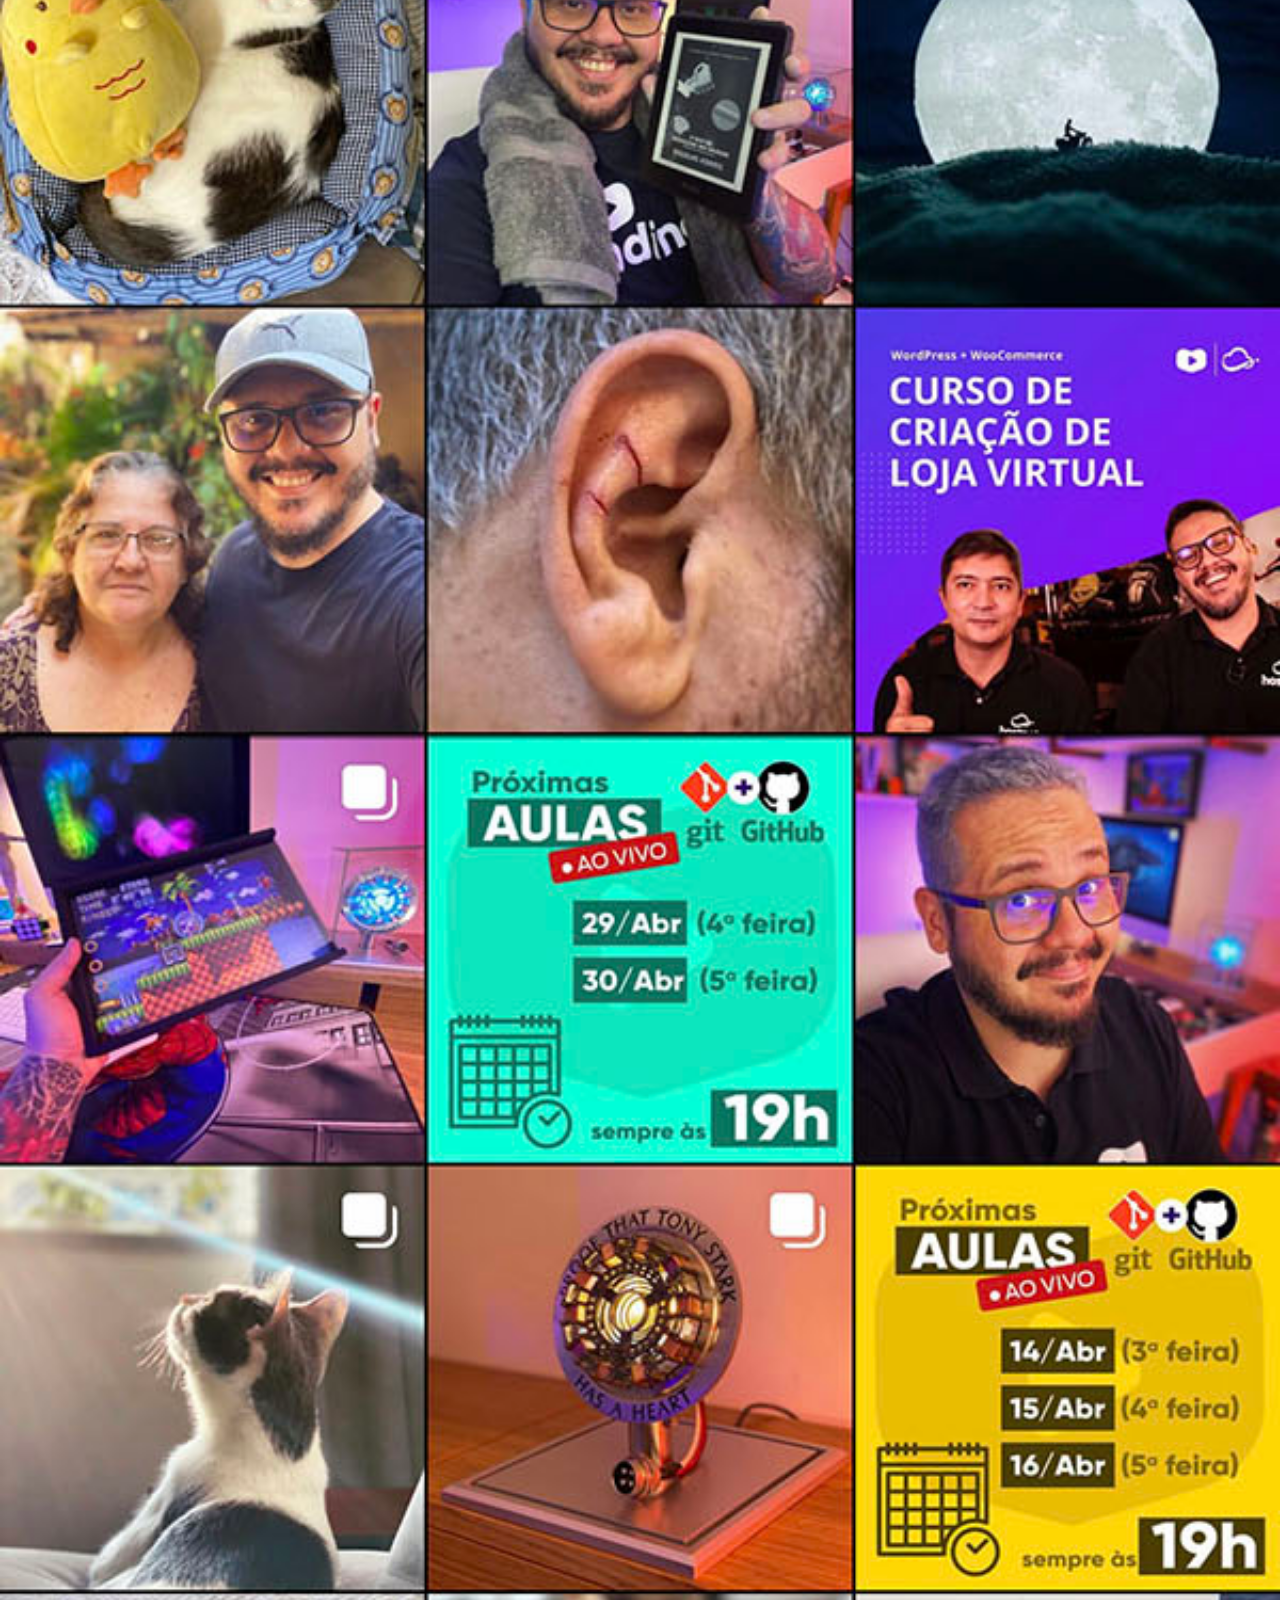
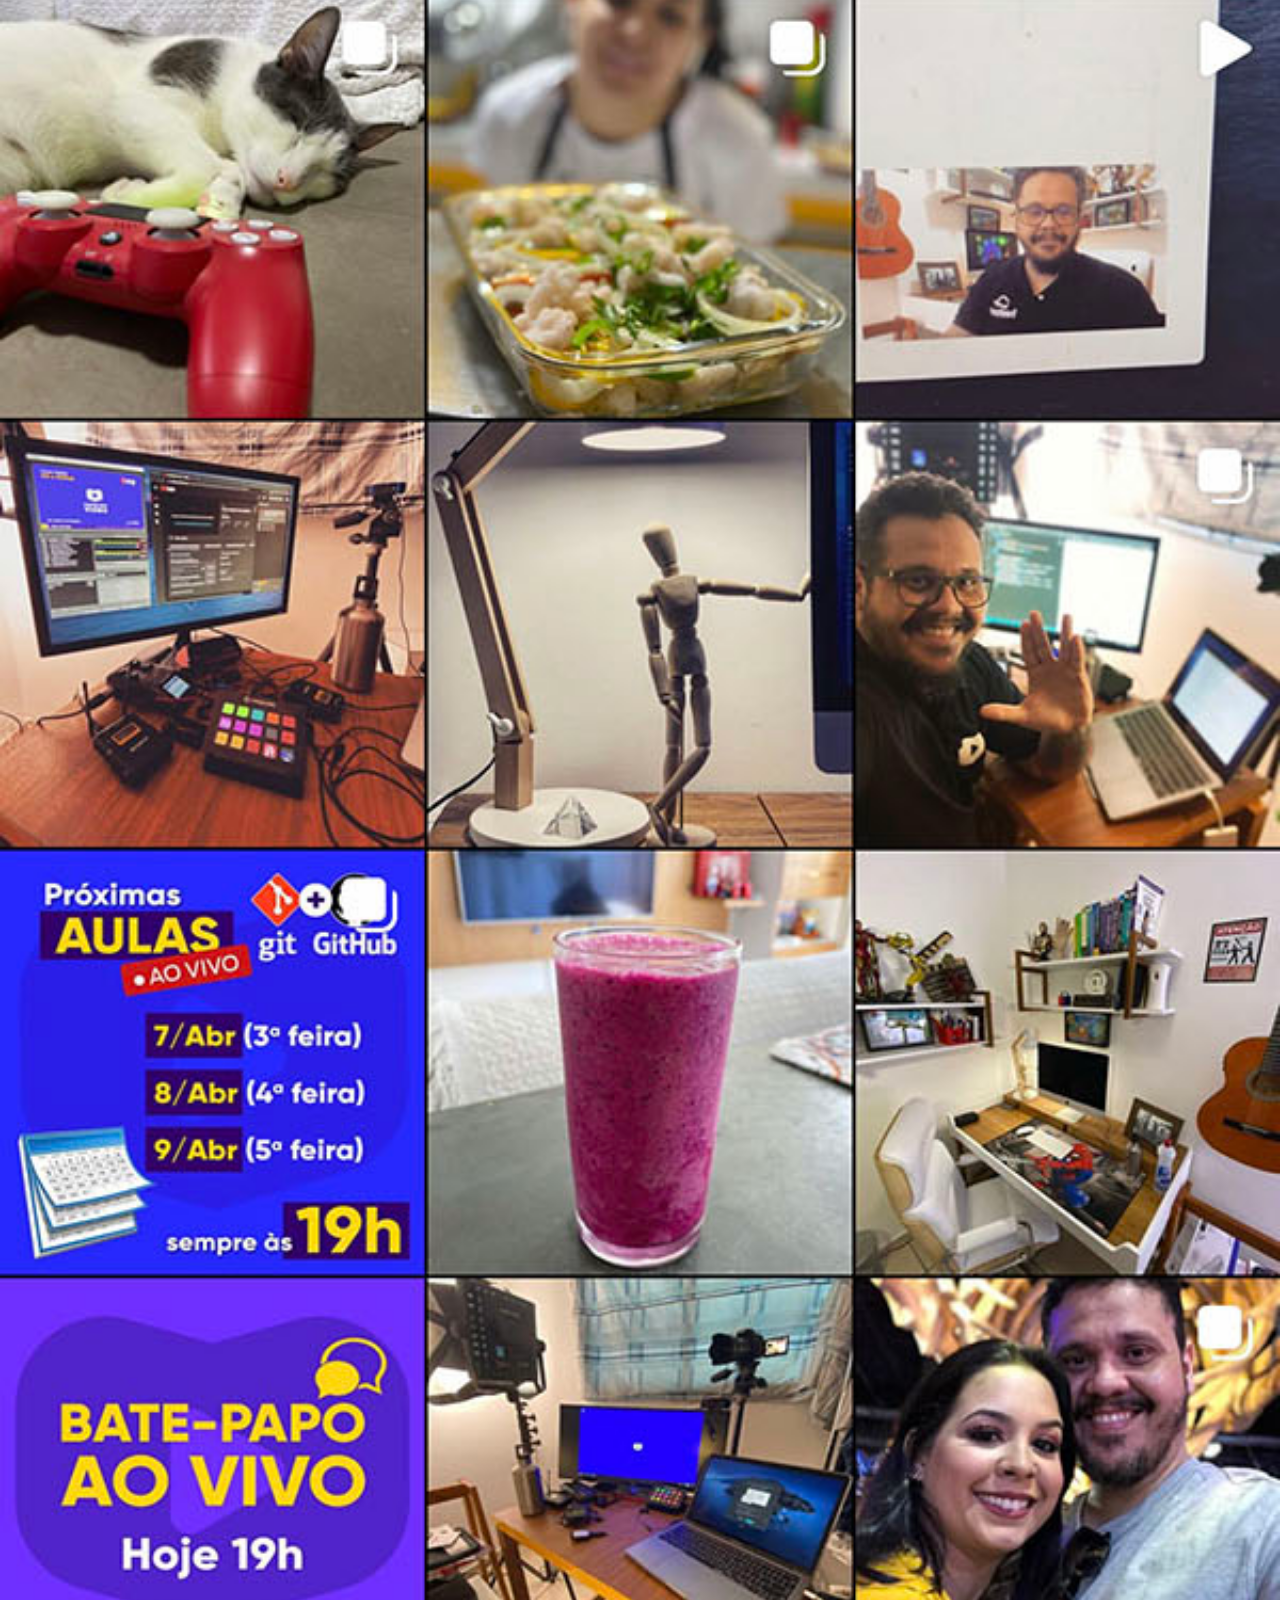
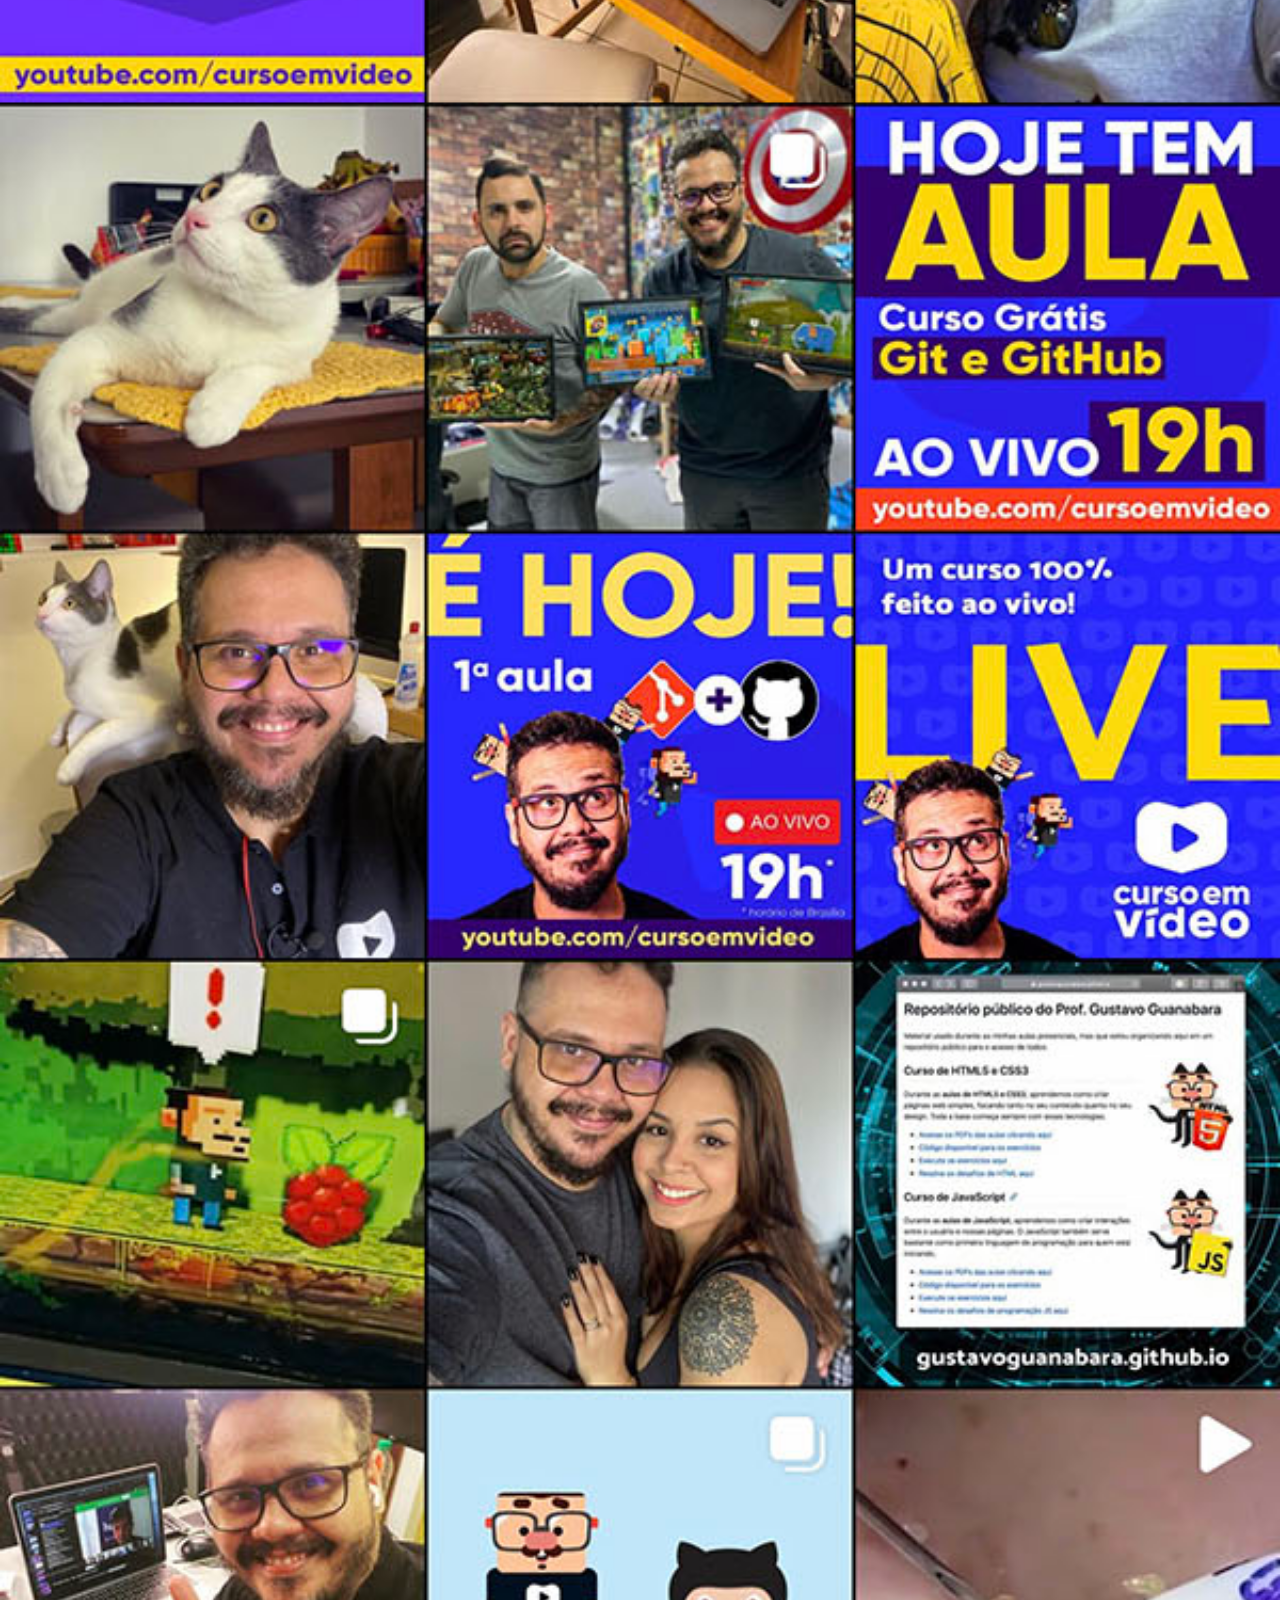
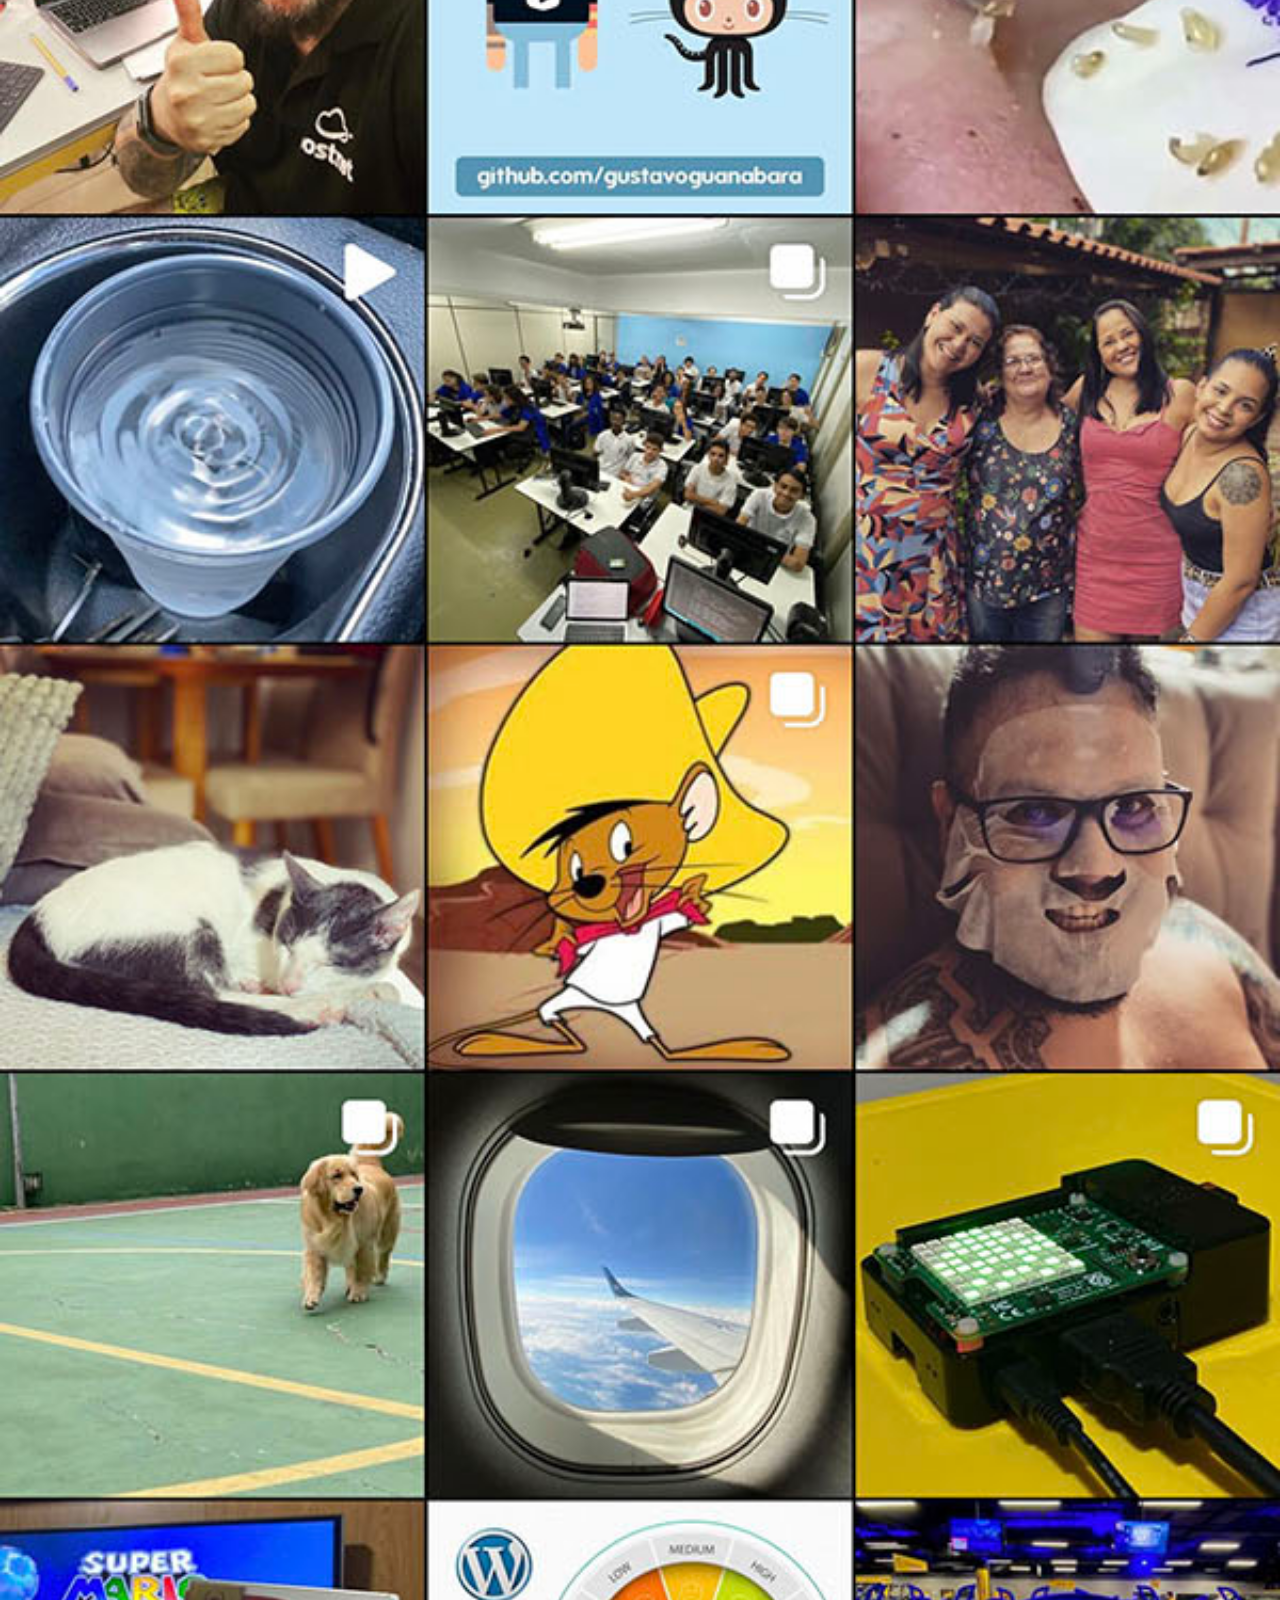
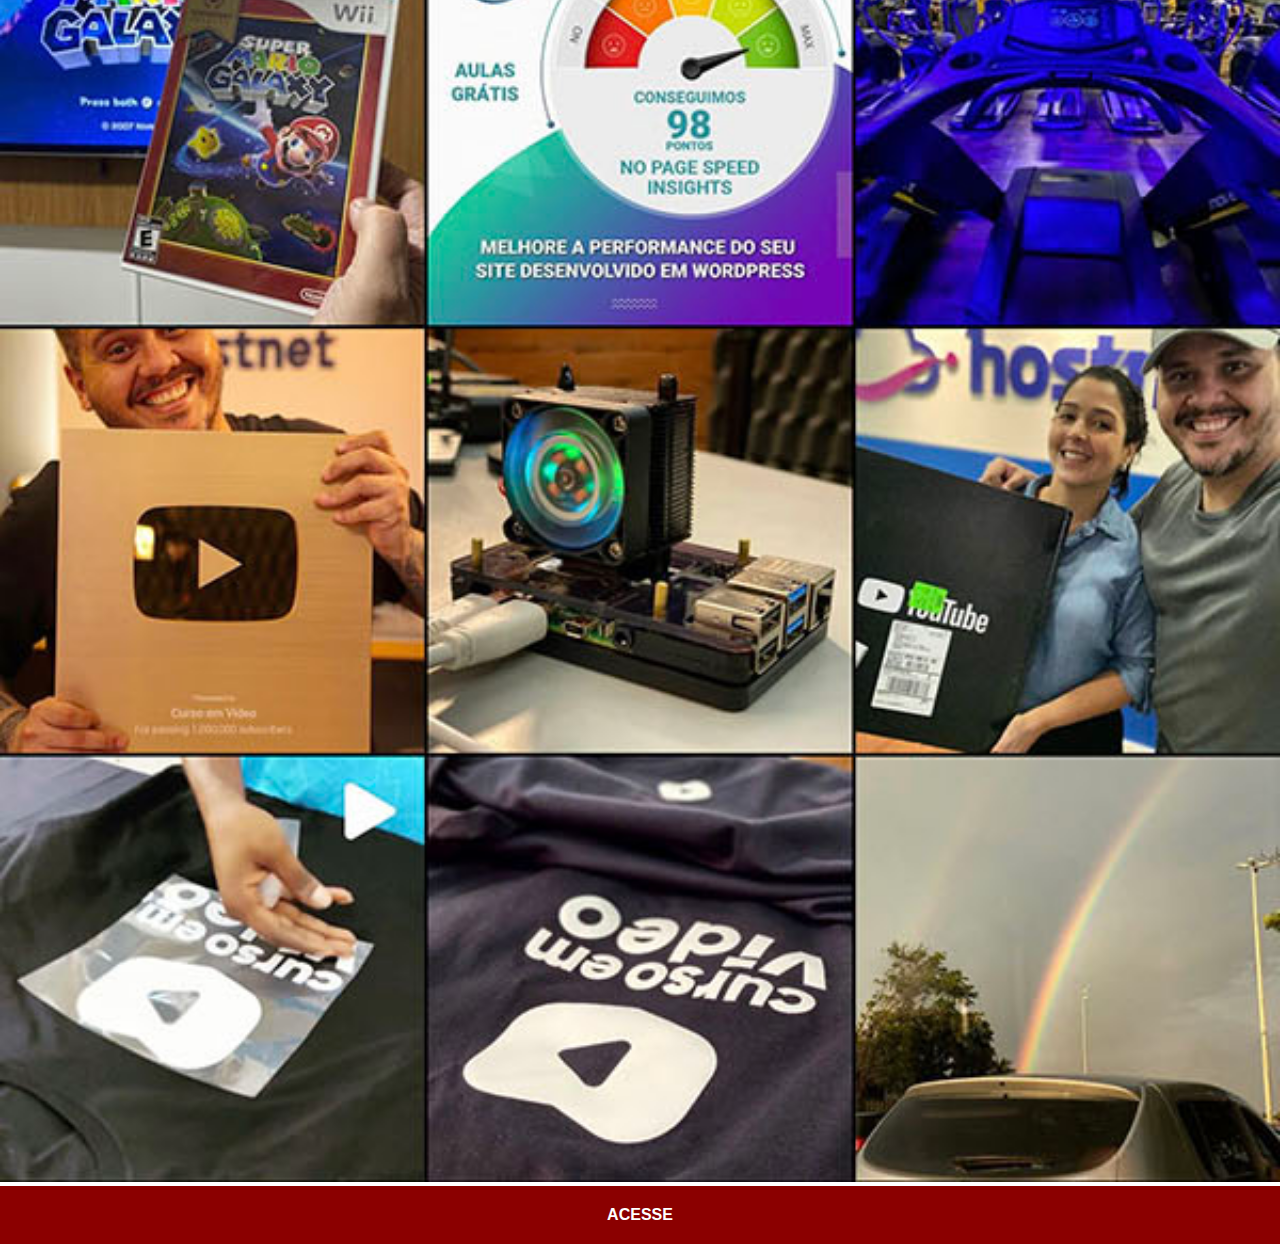
<file: instagram.html>
<!DOCTYPE html>
<html lang="pt-br">
<head>
    <meta charset="UTF-8">
    <meta name="viewport" content="width=device-width, initial-scale=1.0">
    <title>Instagram</title>
    <link rel="stylesheet" href="style/social.css">
</head>
<body>
    <img src="imagens/tela-instagram.jpg" alt="Instagram">
    <a href="https://www.instagram.com/gustavoguanabara?utm_source=ig_web_button_share_sheet&igsh=ZDNlZDc0MzIxNw==" target="_blank">ACESSE</a>
</body>
</html>
</file>
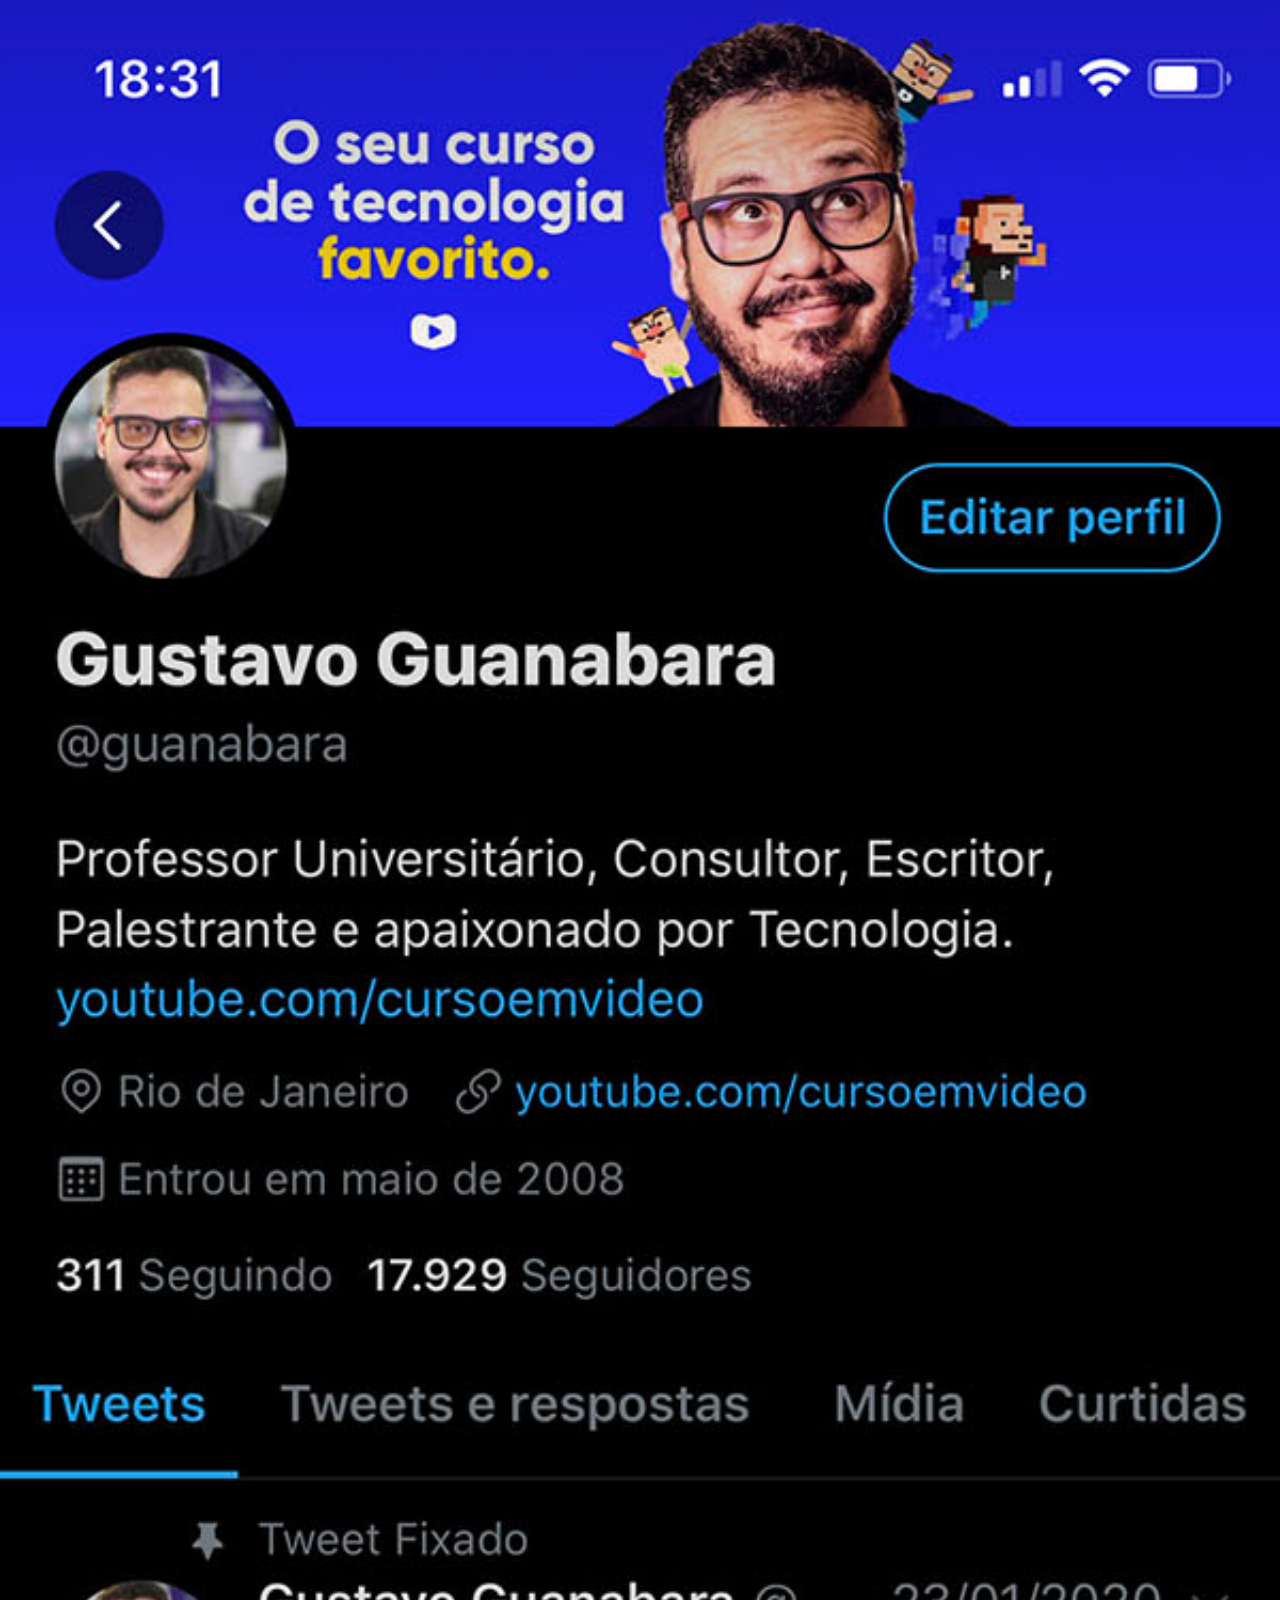
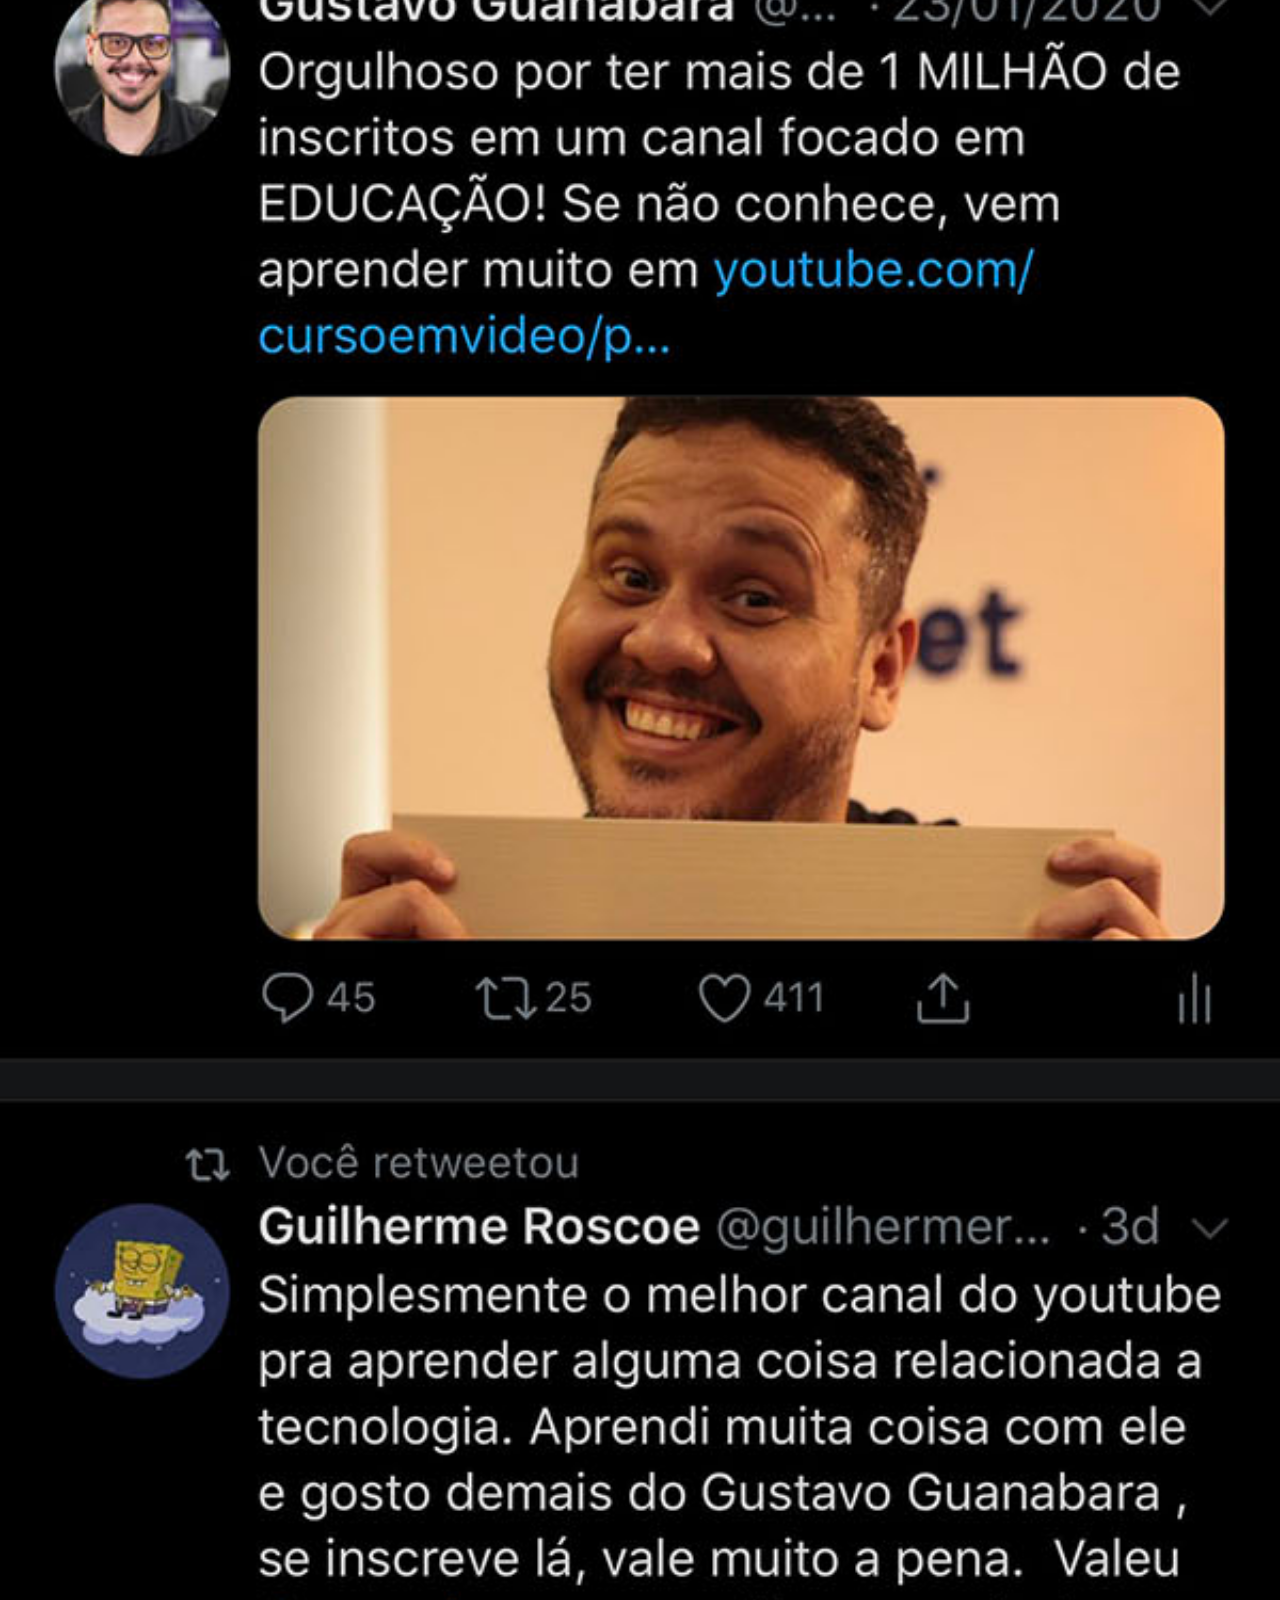
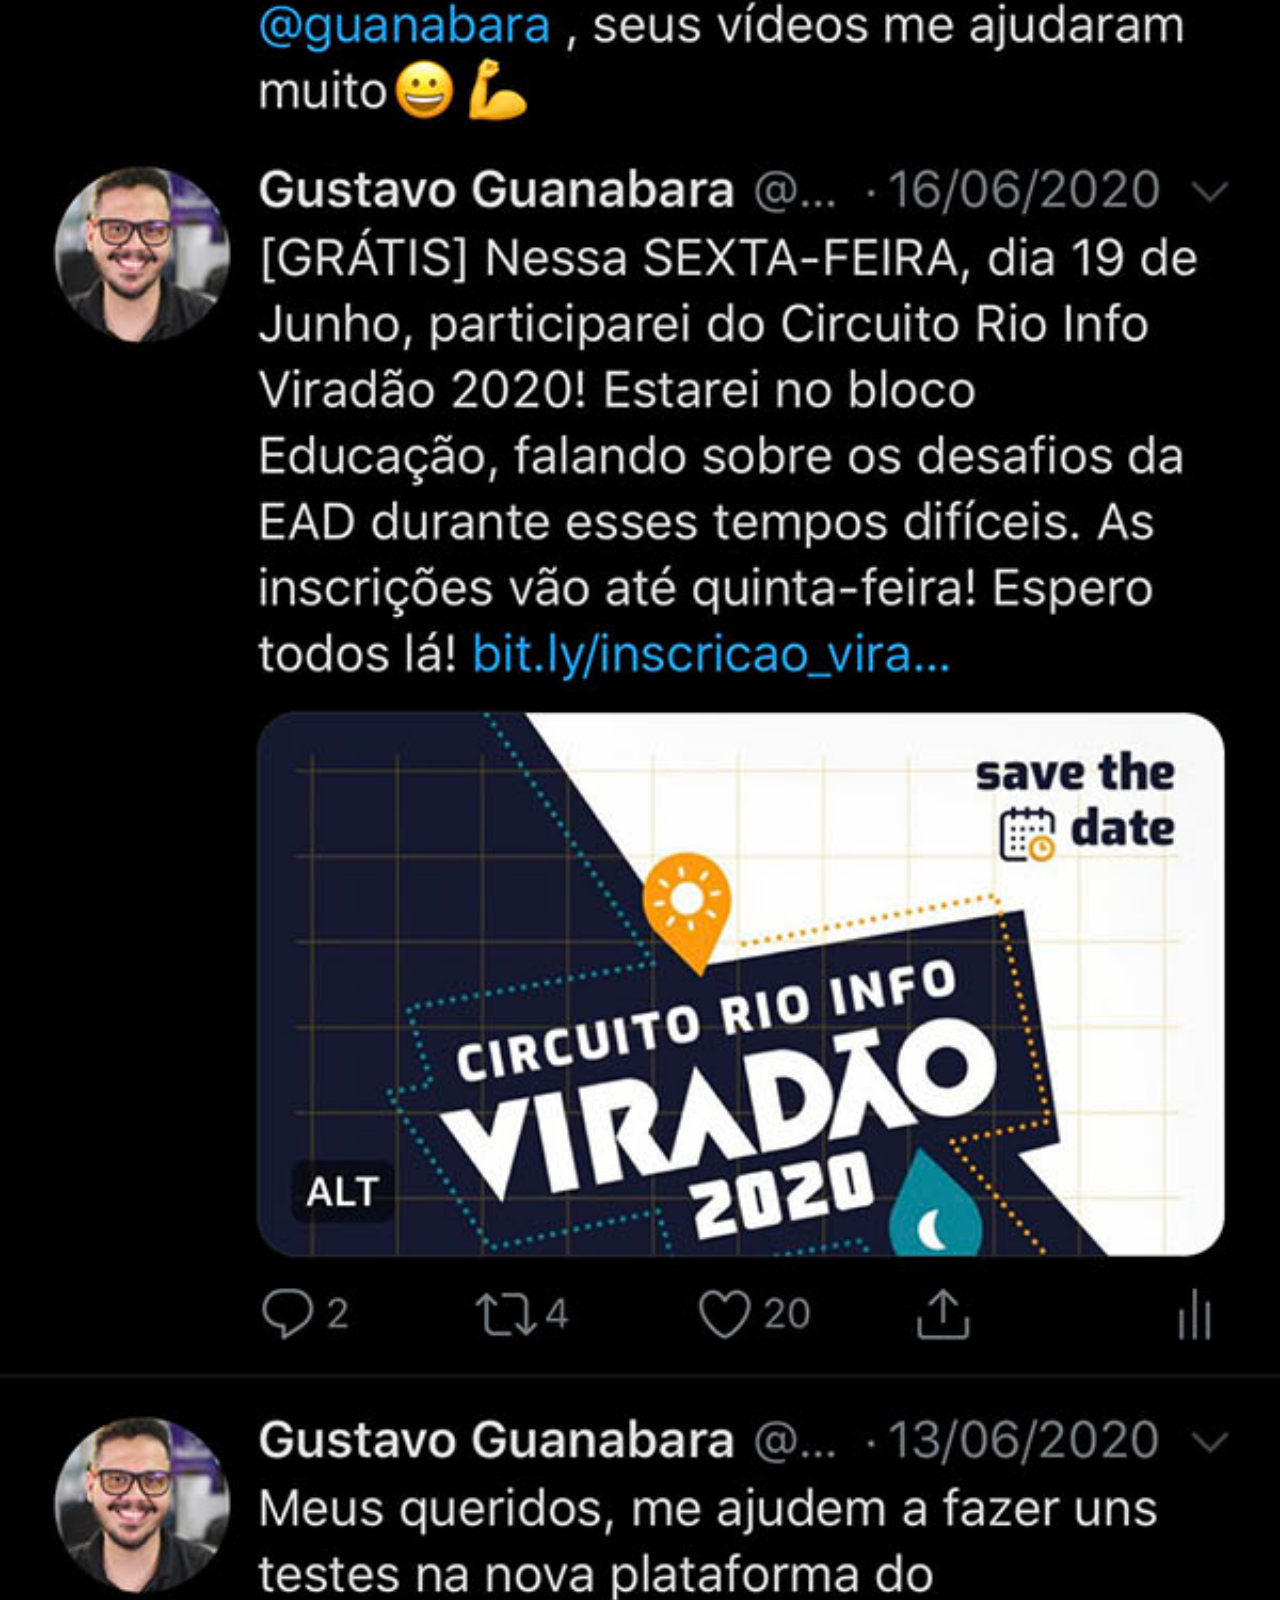
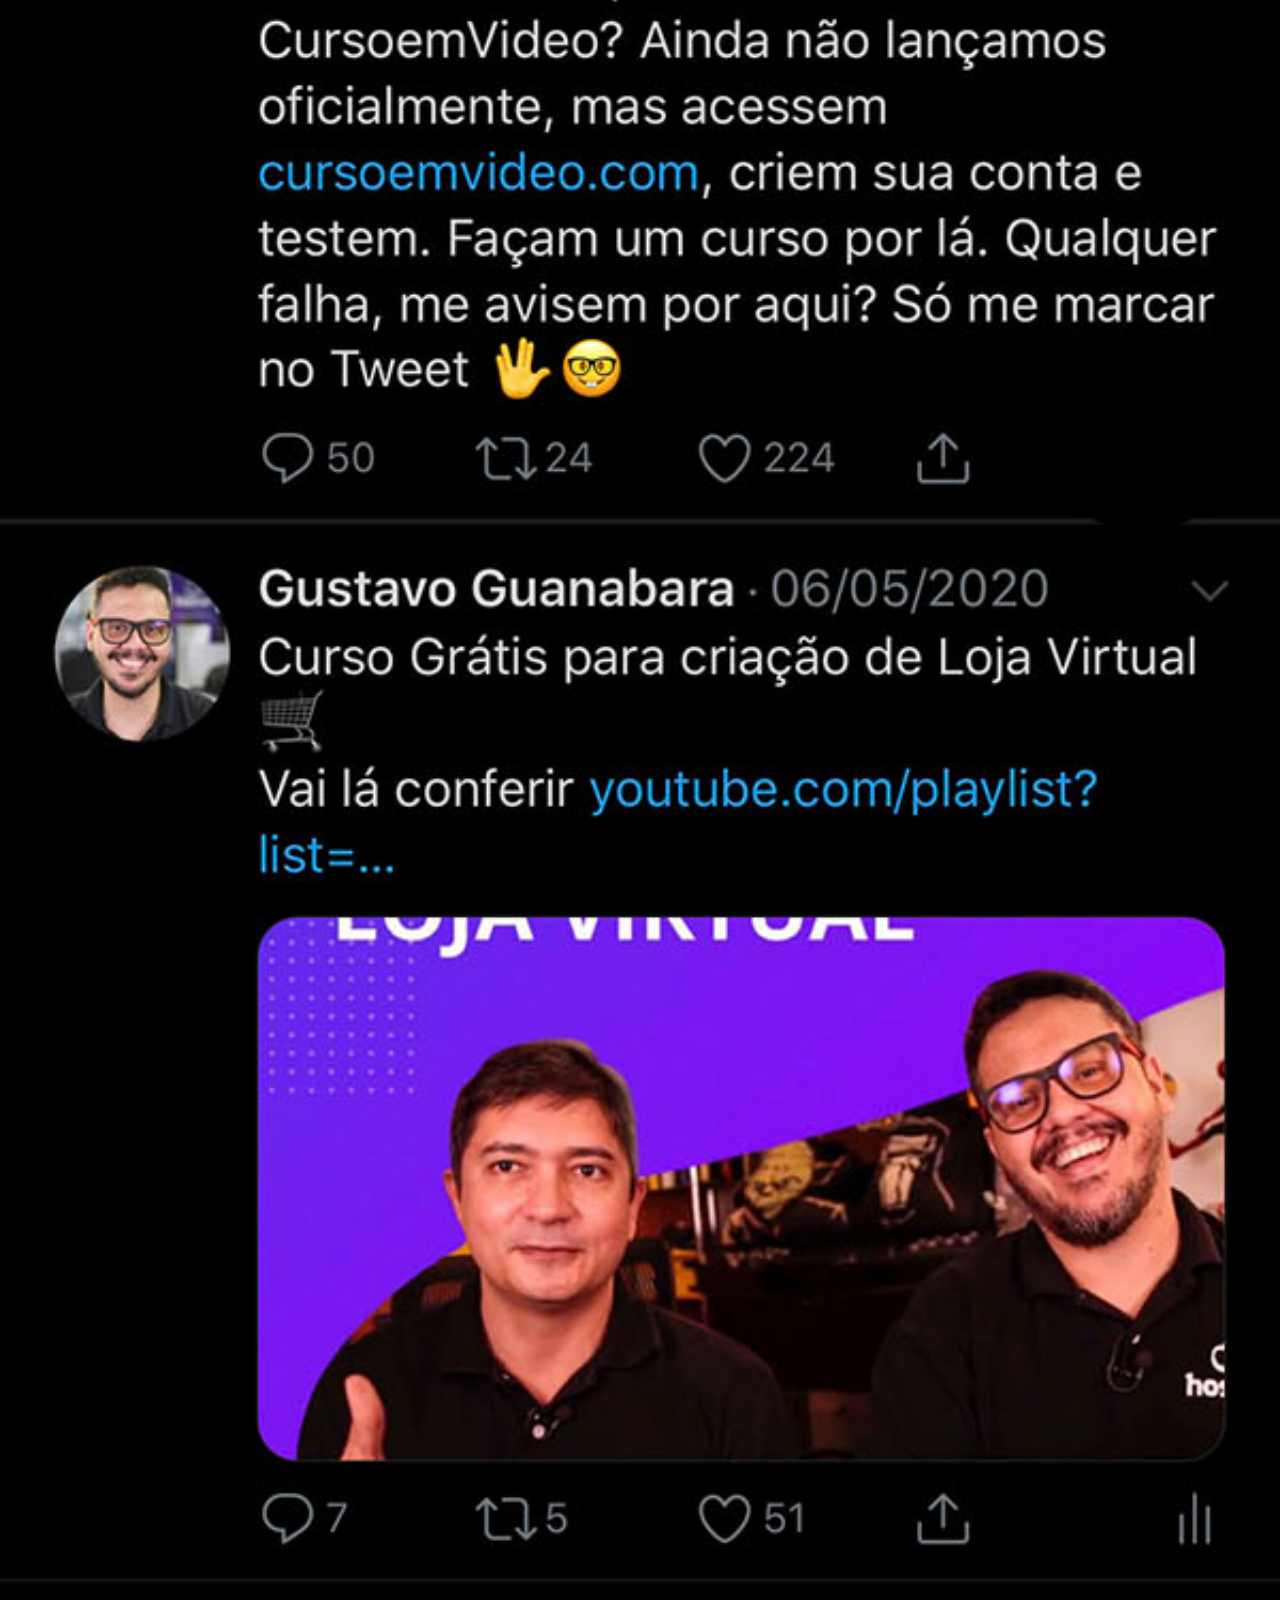
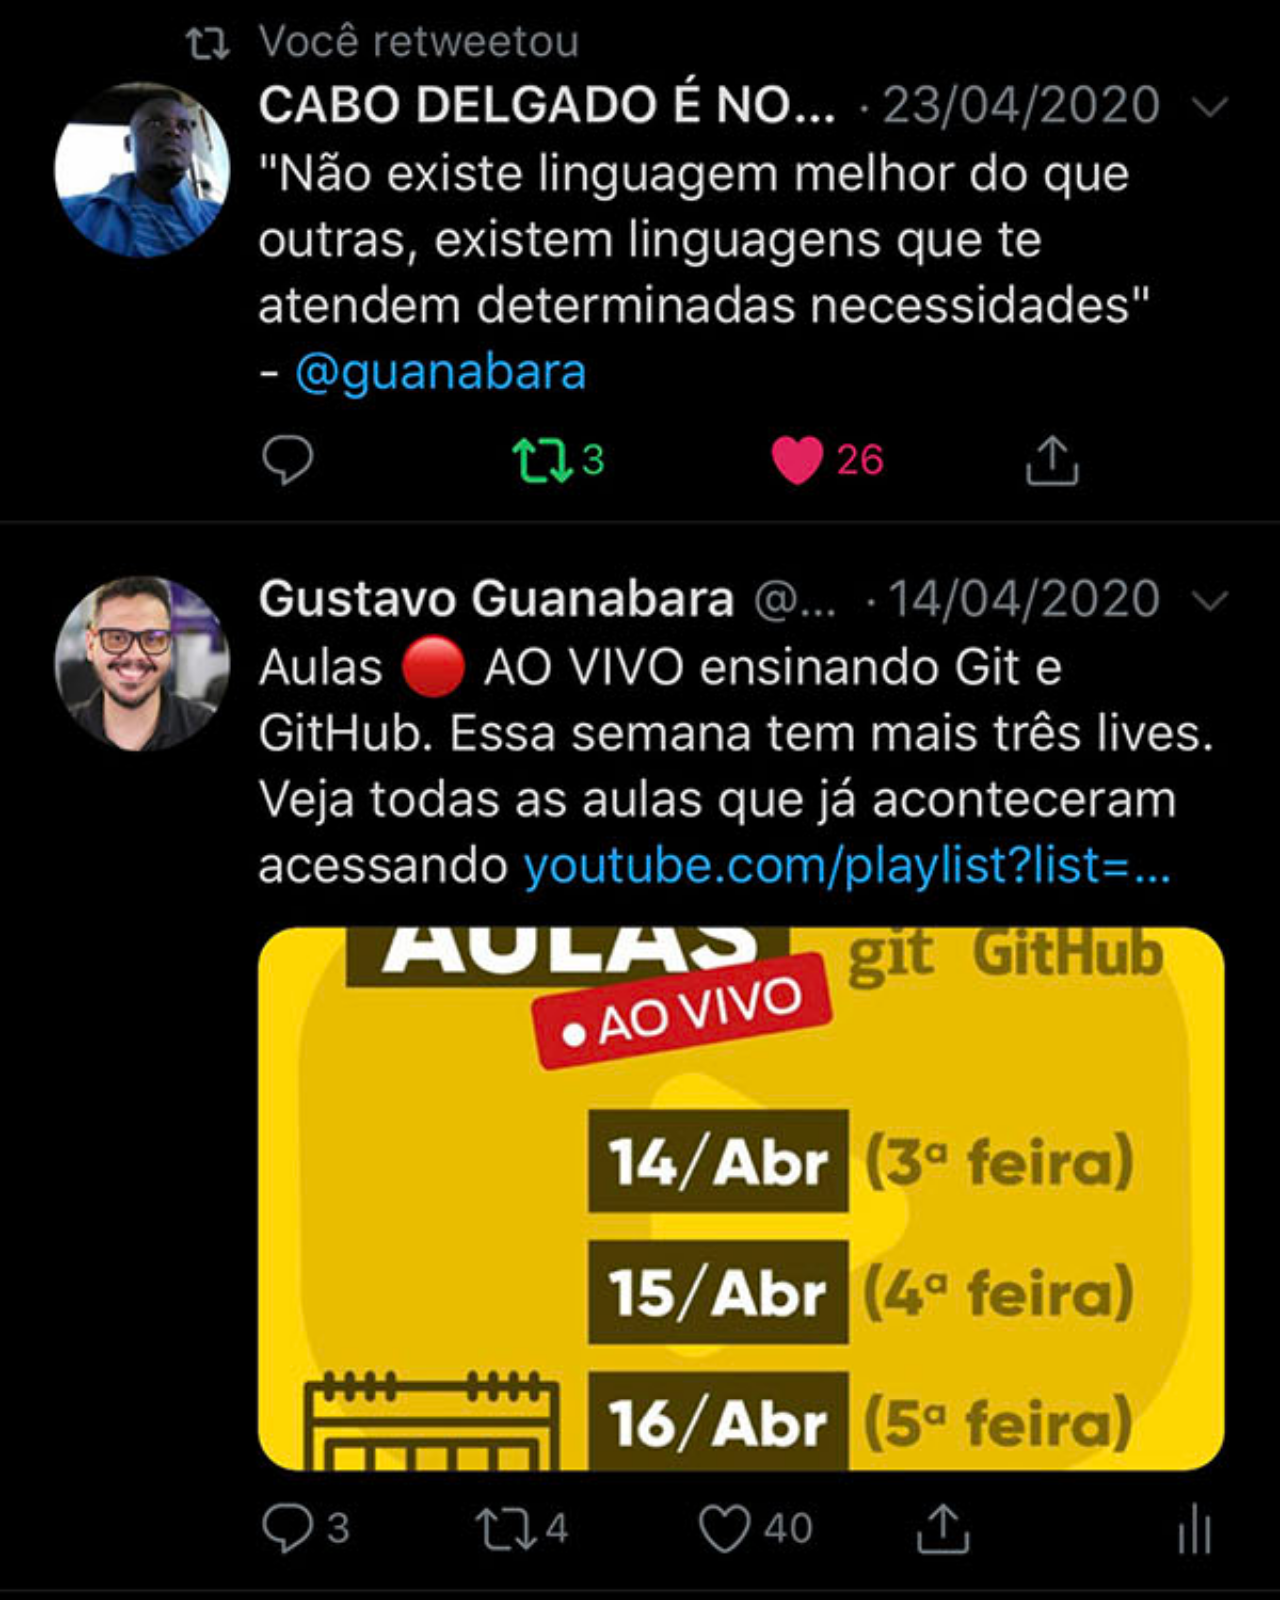
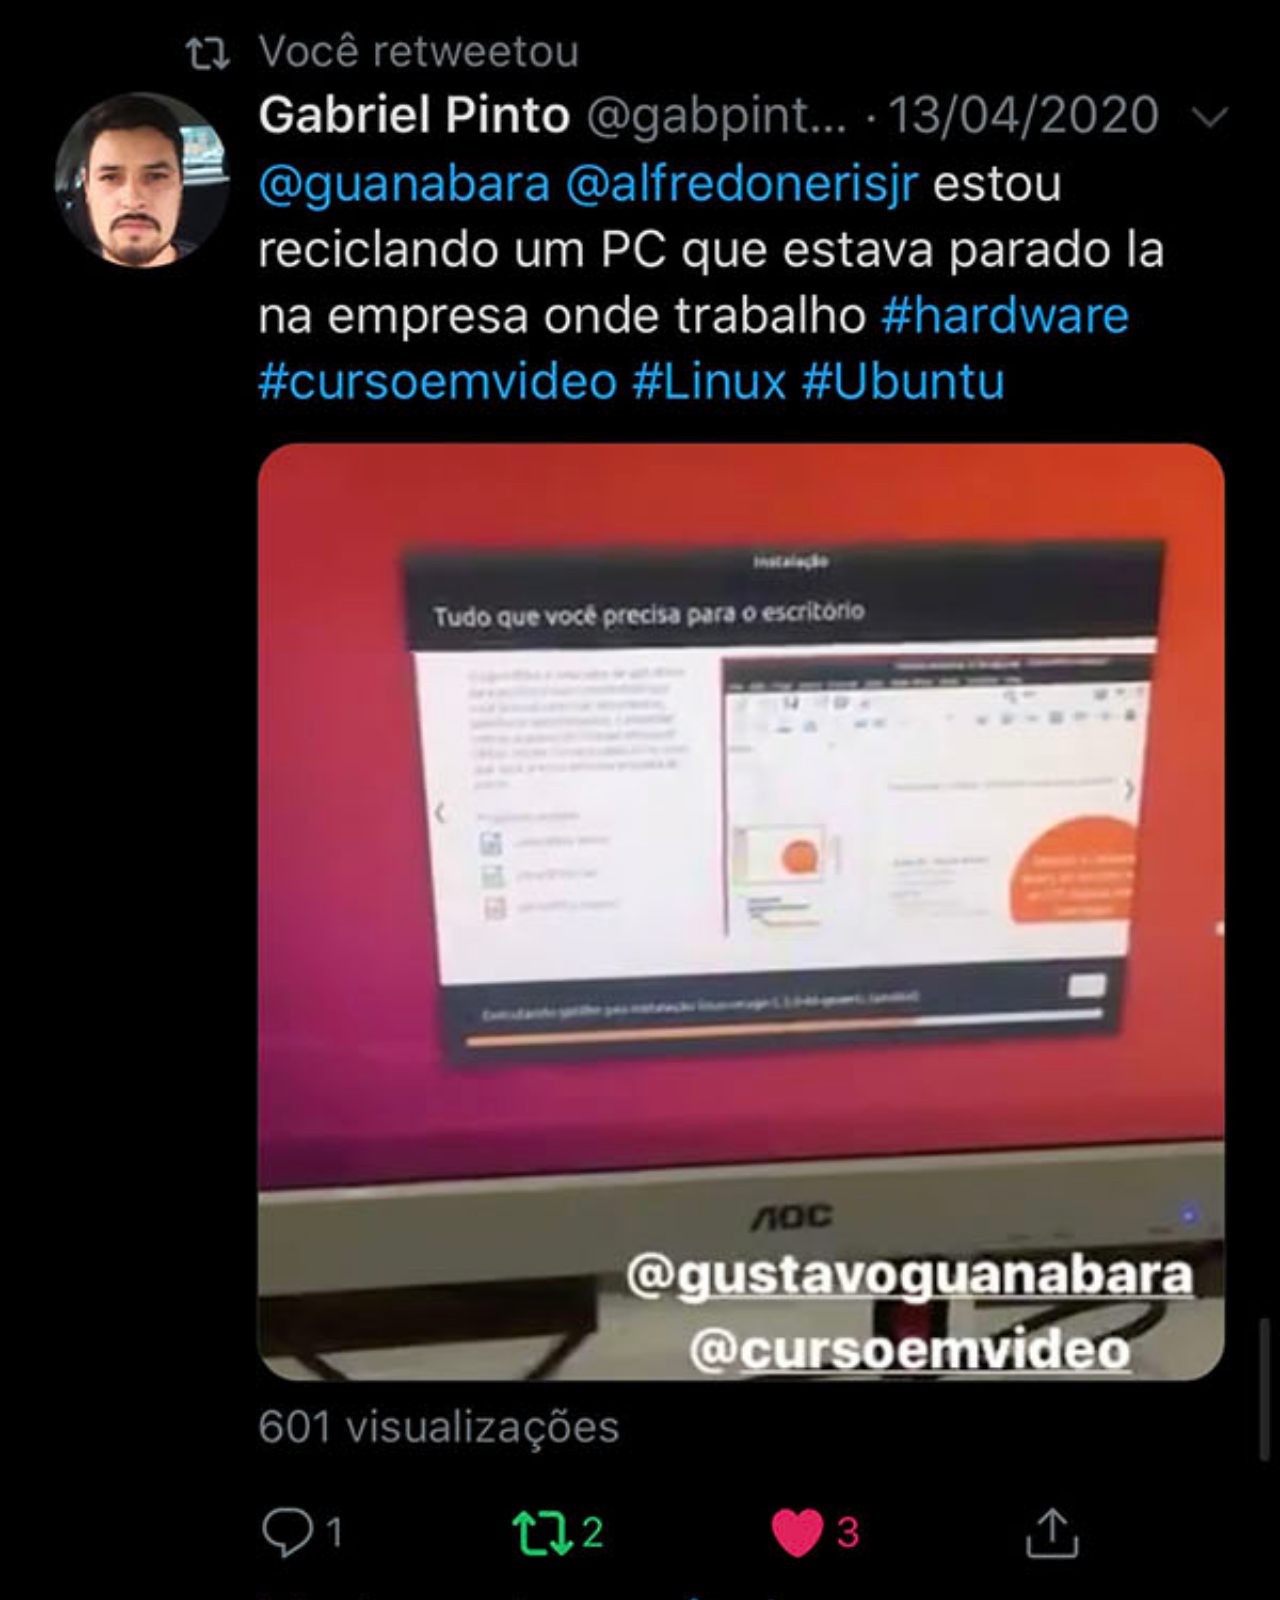
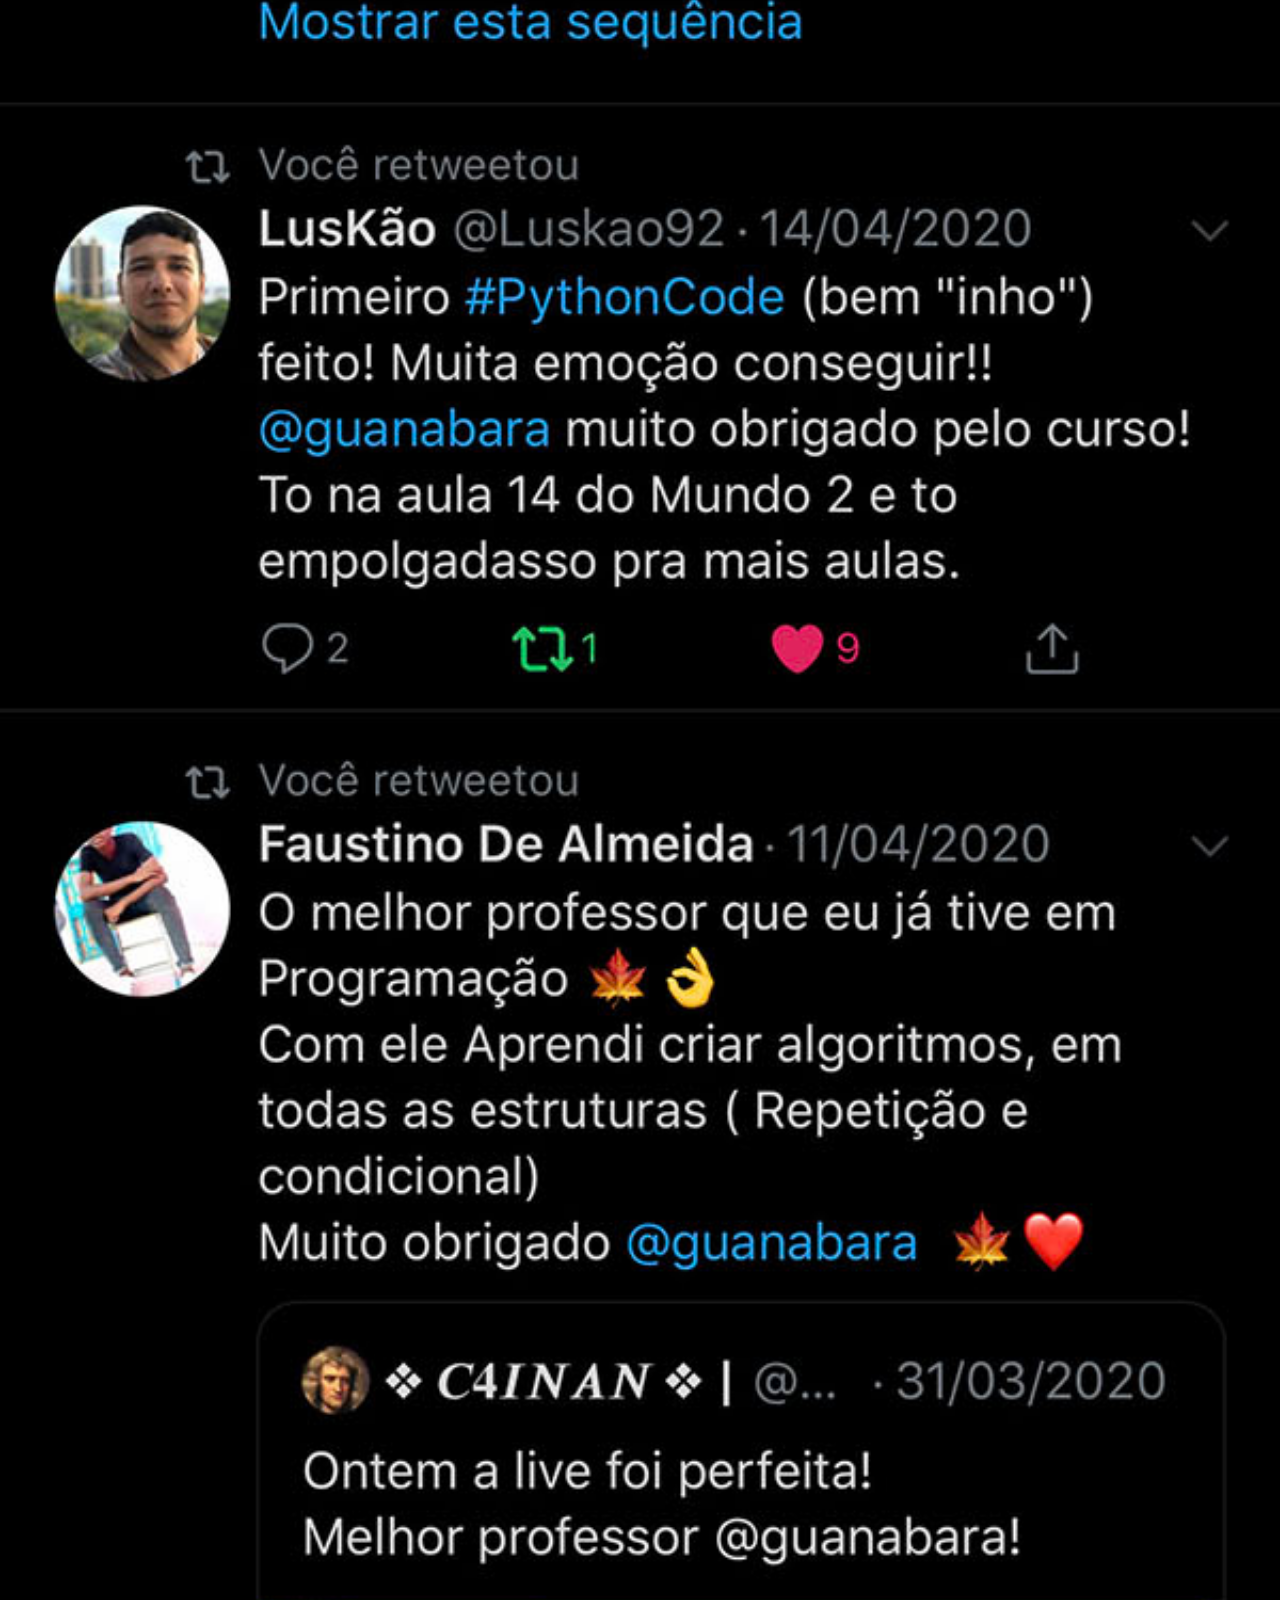
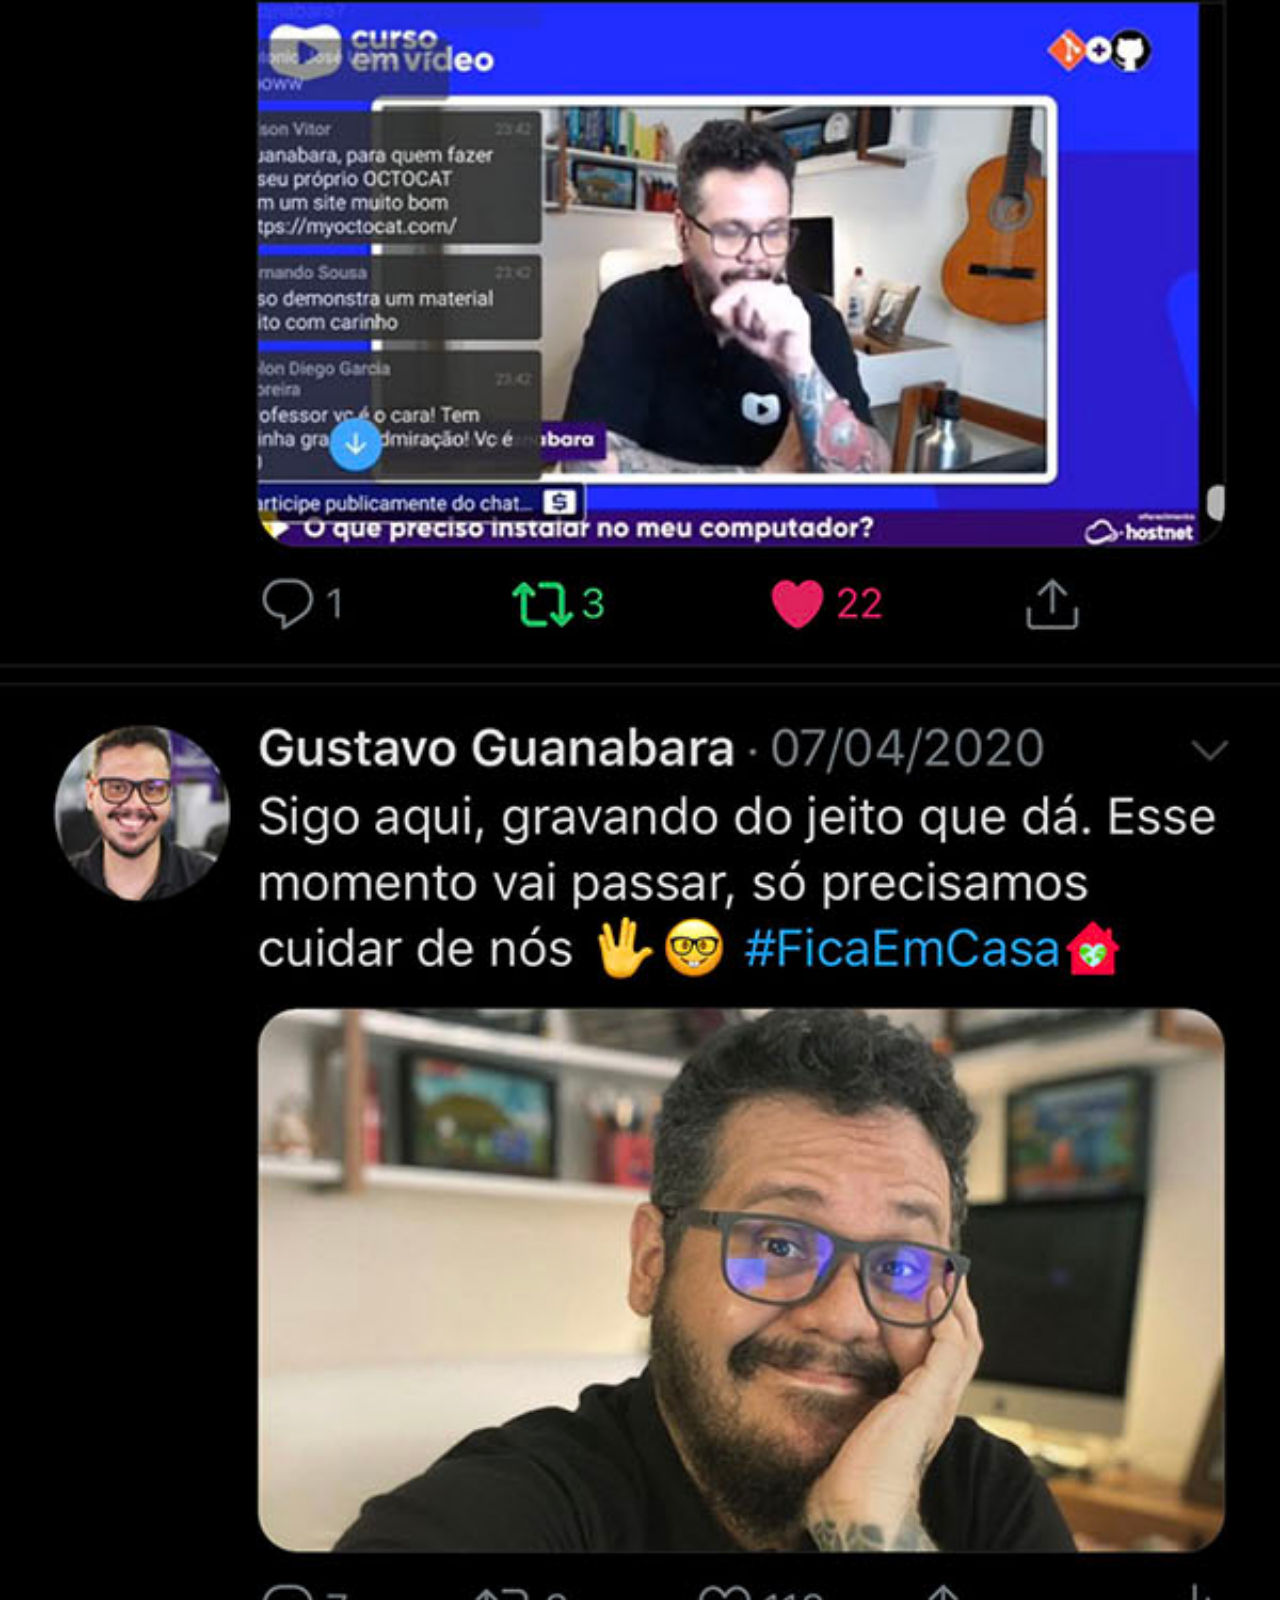
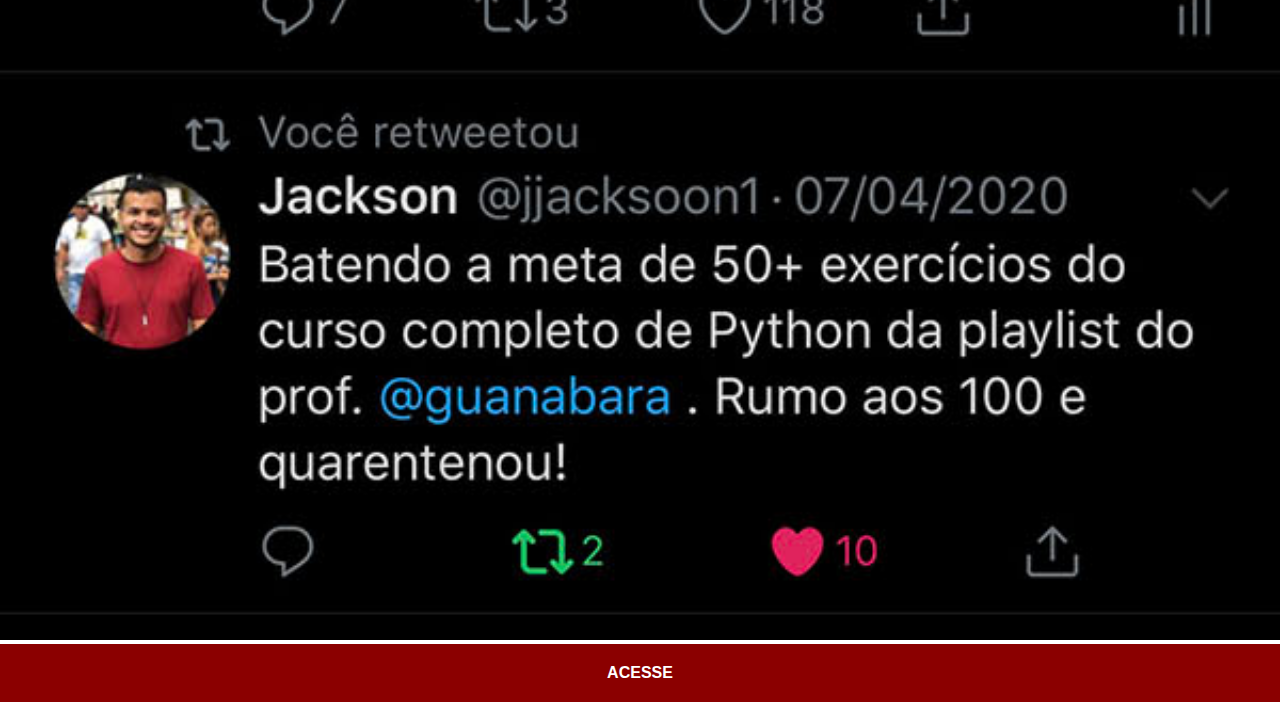
<file: twitter.html>
<!DOCTYPE html>
<html lang="pt-br">
<head>
    <meta charset="UTF-8">
    <meta name="viewport" content="width=device-width, initial-scale=1.0">
    <title>Twitter</title>
    <link rel="stylesheet" href="style/social.css">
</head>
<body>
    <img src="imagens/tela-twitter.jpg" alt="Twitter">
    <a href="https://x.com/guanabara">ACESSE</a>
</body>
</html>
</file>
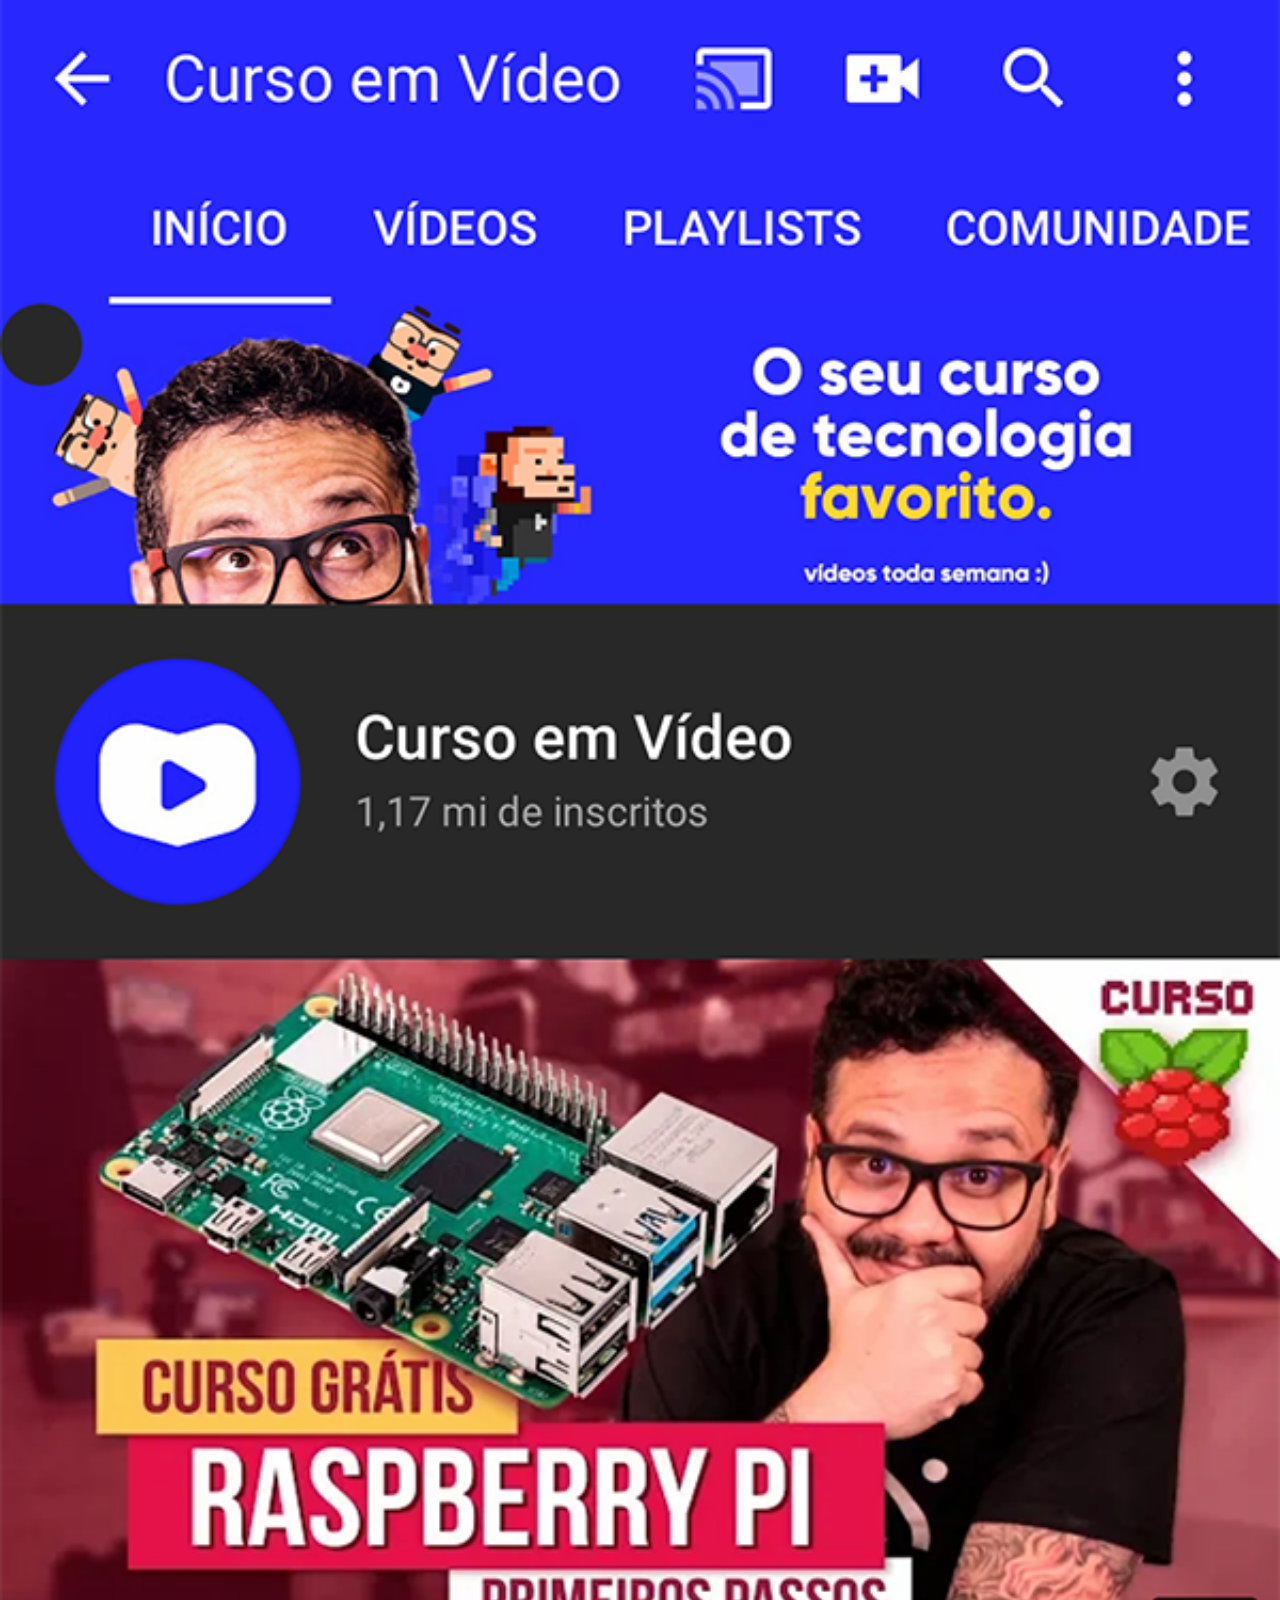
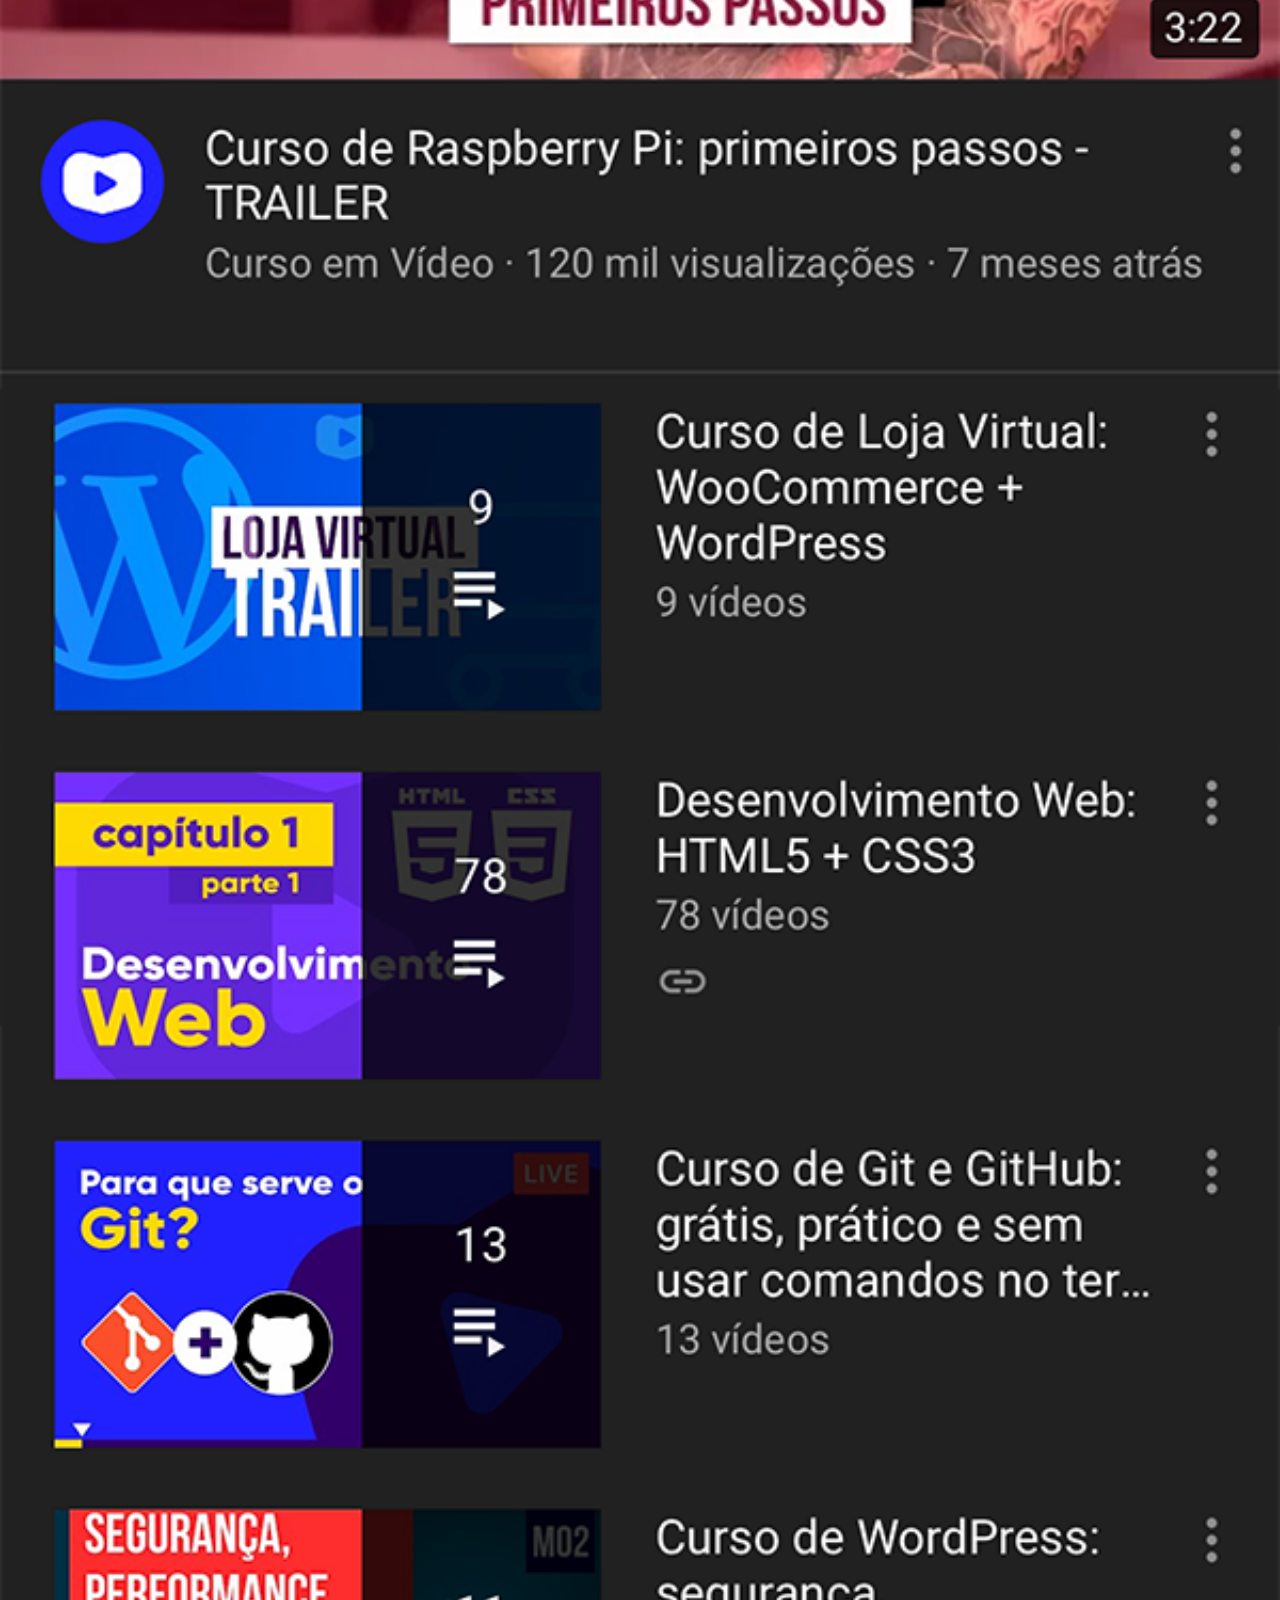
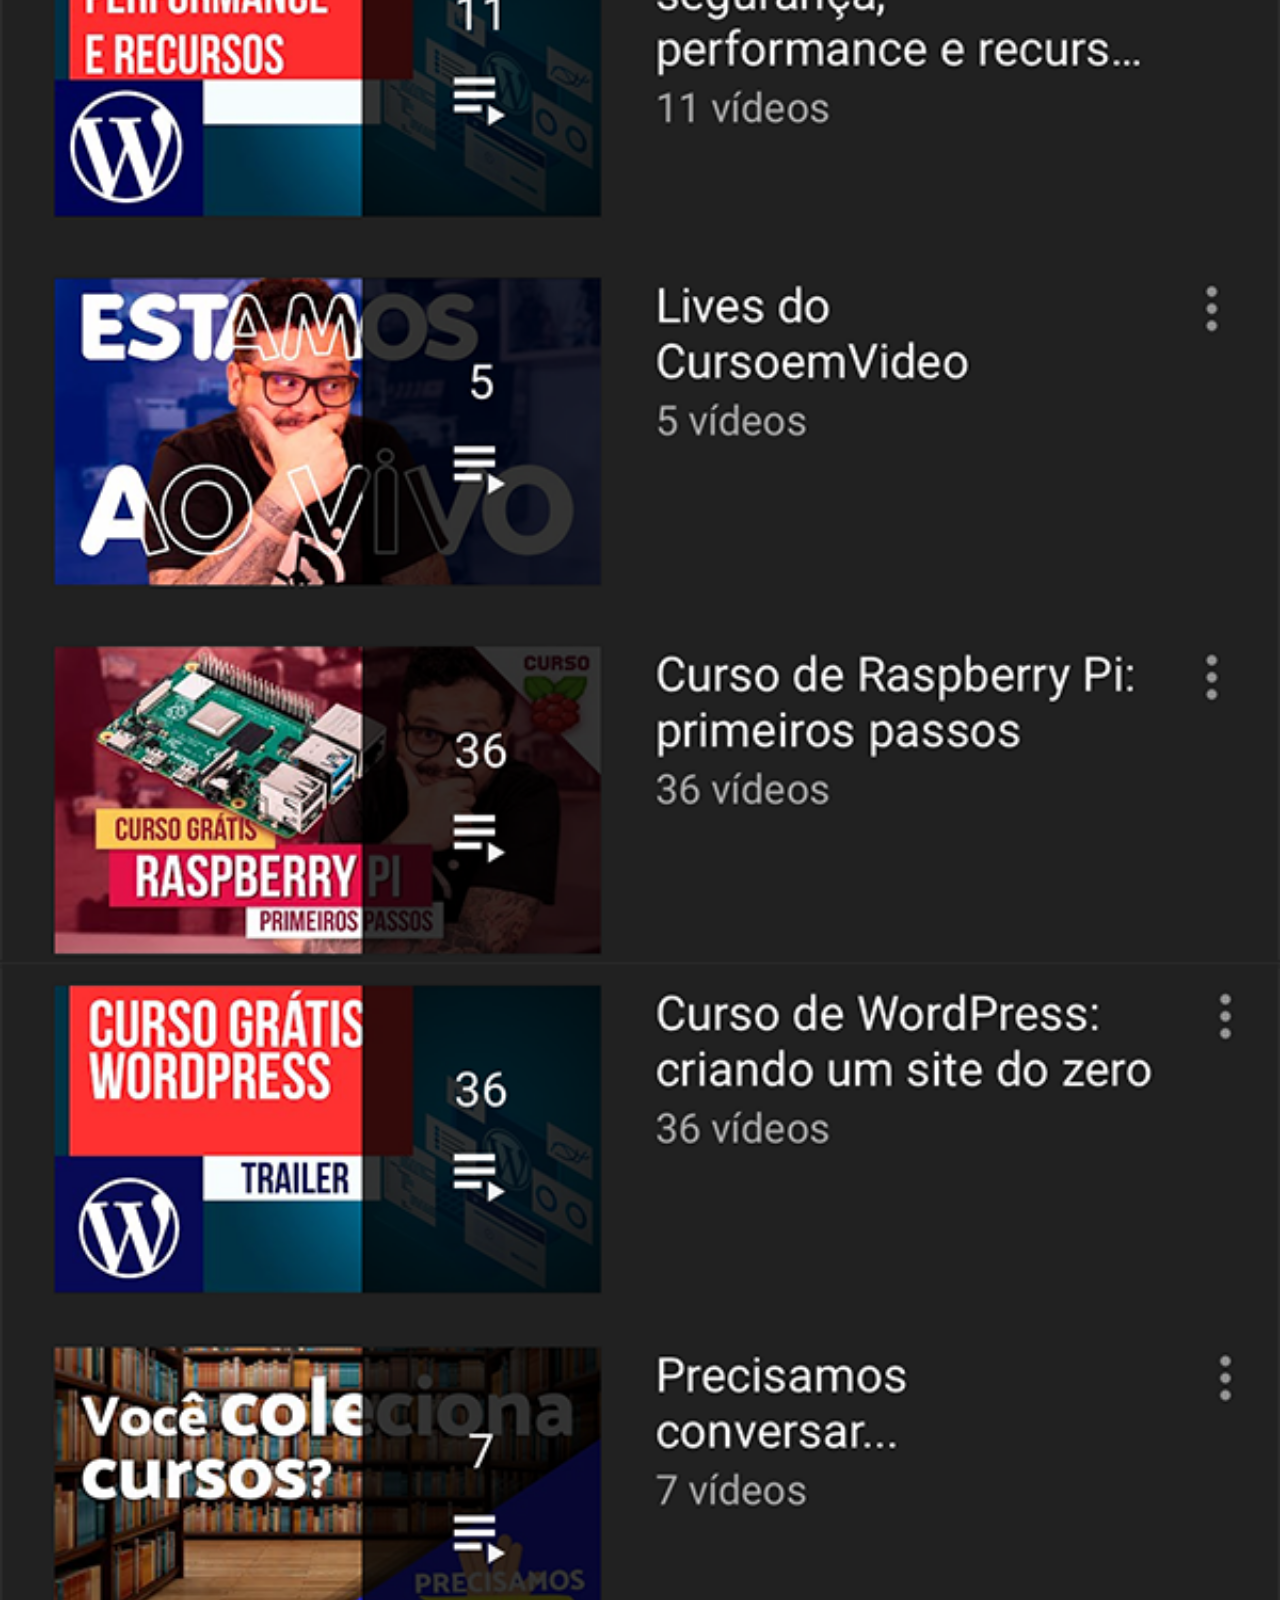
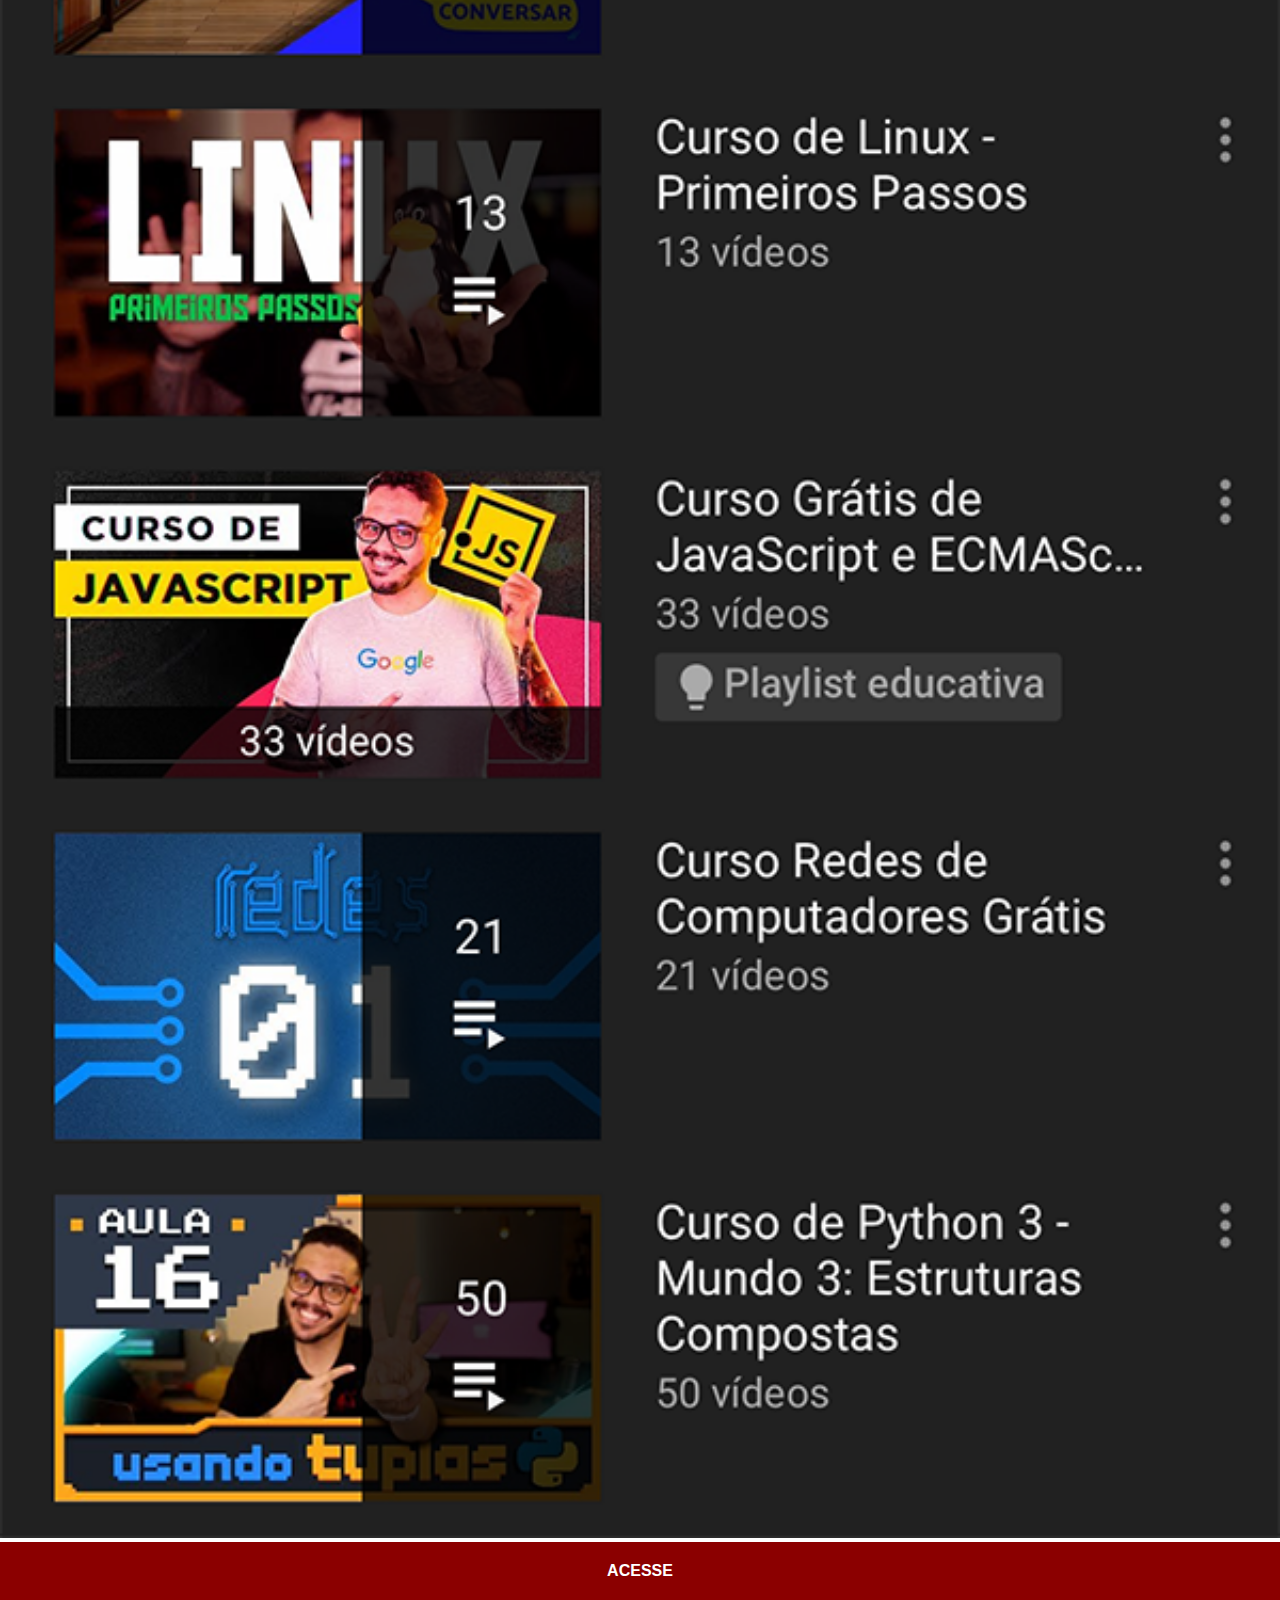
<file: youtube.html>
<!DOCTYPE html>
<html lang="pt-br">
<head>
    <meta charset="UTF-8">
    <meta name="viewport" content="width=device-width, initial-scale=1.0">
    <title>Youtube</title>
    <link rel="stylesheet" href="style/social.css">
</head>
<body>
    <img src="imagens/tela-youtube.png" alt="Youtube">
    <a href="https://www.youtube.com/c/CursoemVídeo" target="_blank">ACESSE</a>
</body>
</html>
</file>
<file: style/style.css>
@charset "UTF-8";

* {
    margin: 0px;
    padding: 0px;
    font-family: Arial, Helvetica, sans-serif;
}

html, body {
    height: 100vh;
    width: 100vw;
    background-color: black;
}

body {
    background: url('../imagens/fundo-madeira.jpg') no-repeat top center;
    background-size: cover;
    background-attachment: fixed;
}

main {
    height: 100vh;
    position: relative;
}

section#telefone {
    position: absolute;
    top: 50%;
    left: 50%;
    transform: translate(-50%, -50%);

    height: 627px;
    width: 311px;
    background-color: blue;
    background: url('../imagens/frame-iphone.png') no-repeat;

}

iframe#tela {
    position: relative;
    top: 80px;
    left: 23px;
    width: 266px;
    height: 471px;
}

section#redes-sociais {
    text-align: right;
}

section#redes-sociais img {
    width: 50px;
    border-radius: 50%;
    margin: 10px;
    box-shadow: 2px 2px 5px rgba(0, 0, 0, 0.411);
    box-sizing: border-box;

}

section#redes-sociais img:hover {
    border: 2px solid rgba(255, 255, 255, 0.623);
    transform: translate(-3px, -3px);
    box-shadow: 5px 5px 10px rgba(0, 0, 0, 0.63);
    transition: transform 0.3s, border 0.6s;
}
</file>
<file: style/social.css>
@charset "UTF-8";

*{
    margin: 0px;
    padding: 0px;
    font-family: Arial, Helvetica, sans-serif;
}

::-webkit-scrollbar {
    width: 0px;
    height: 0px;
}

img {
    width: 100vw;
}

a{
    display: block;
    background-color: darkred;
    color: white;
    padding: 20px;
    text-align: center;
    font-weight: bolder;
    text-decoration: none;
}

a:hover {
    background-color: red;
}
</file>
